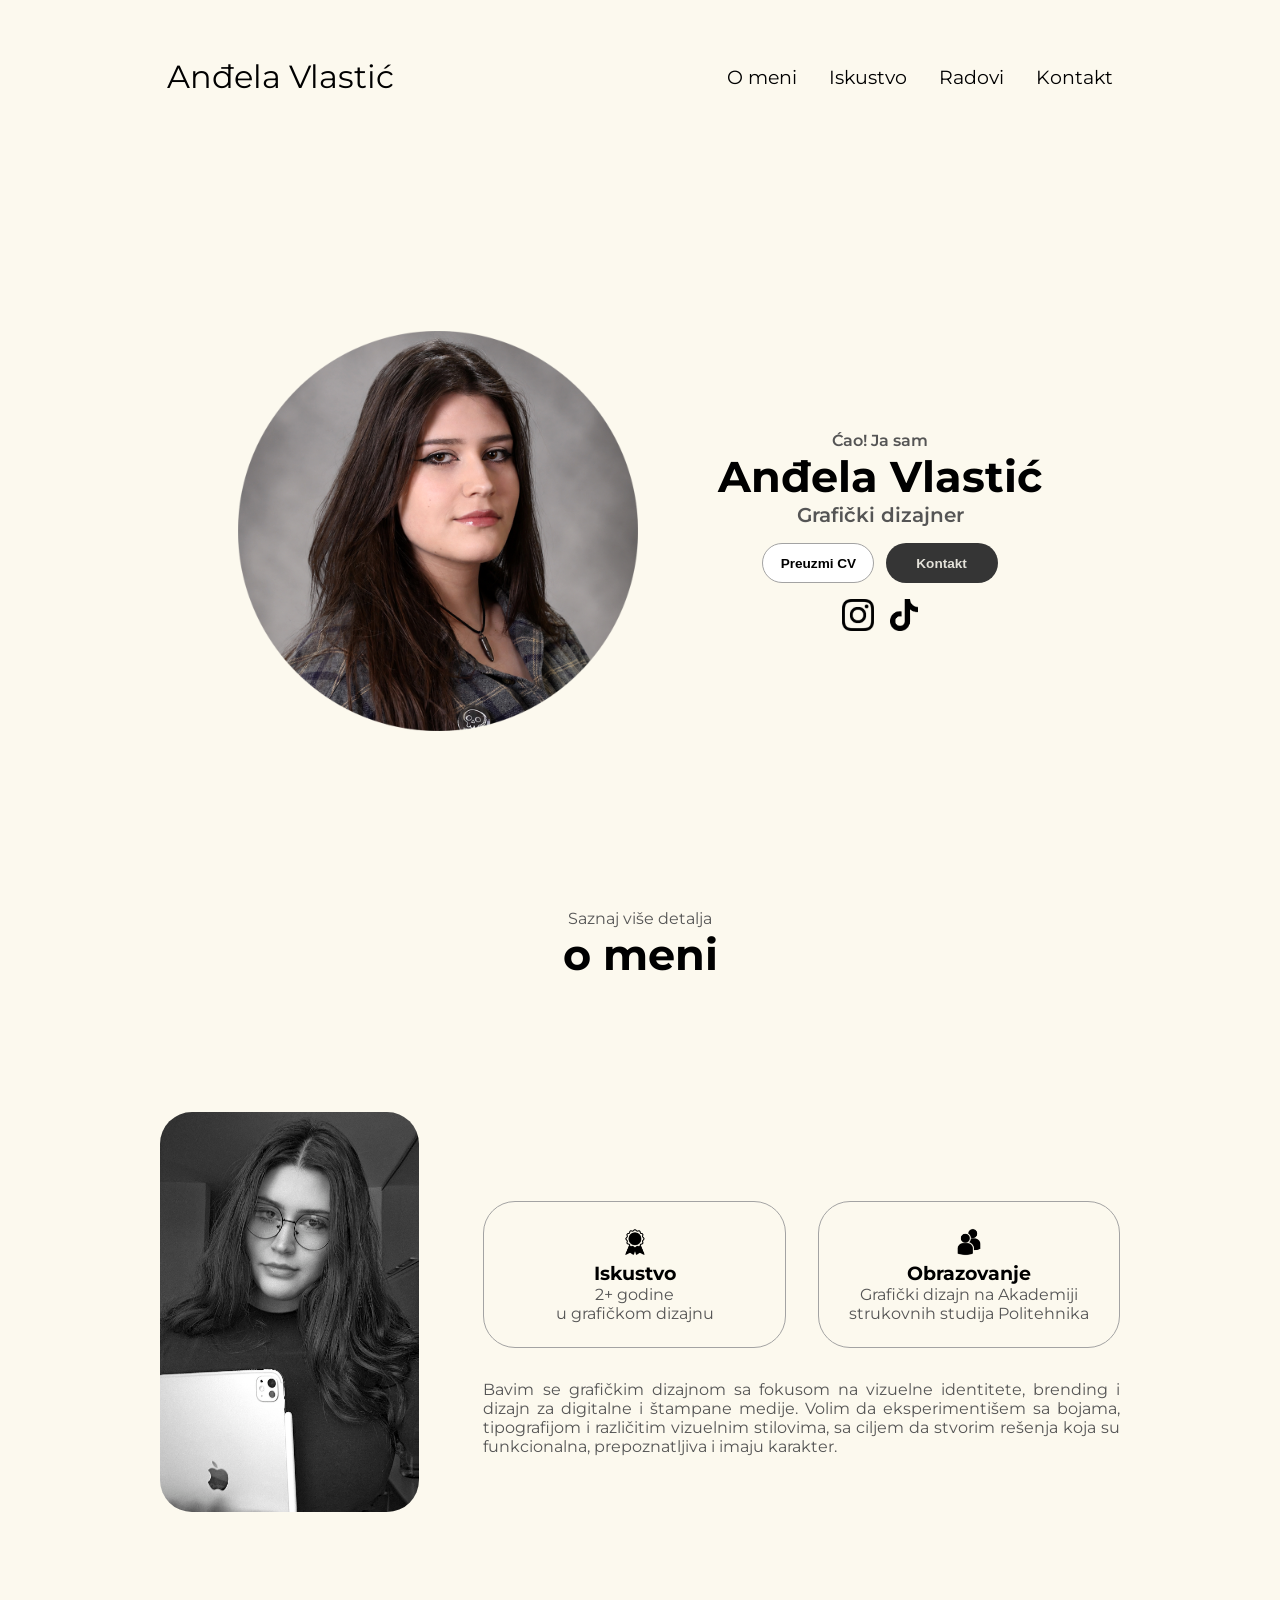
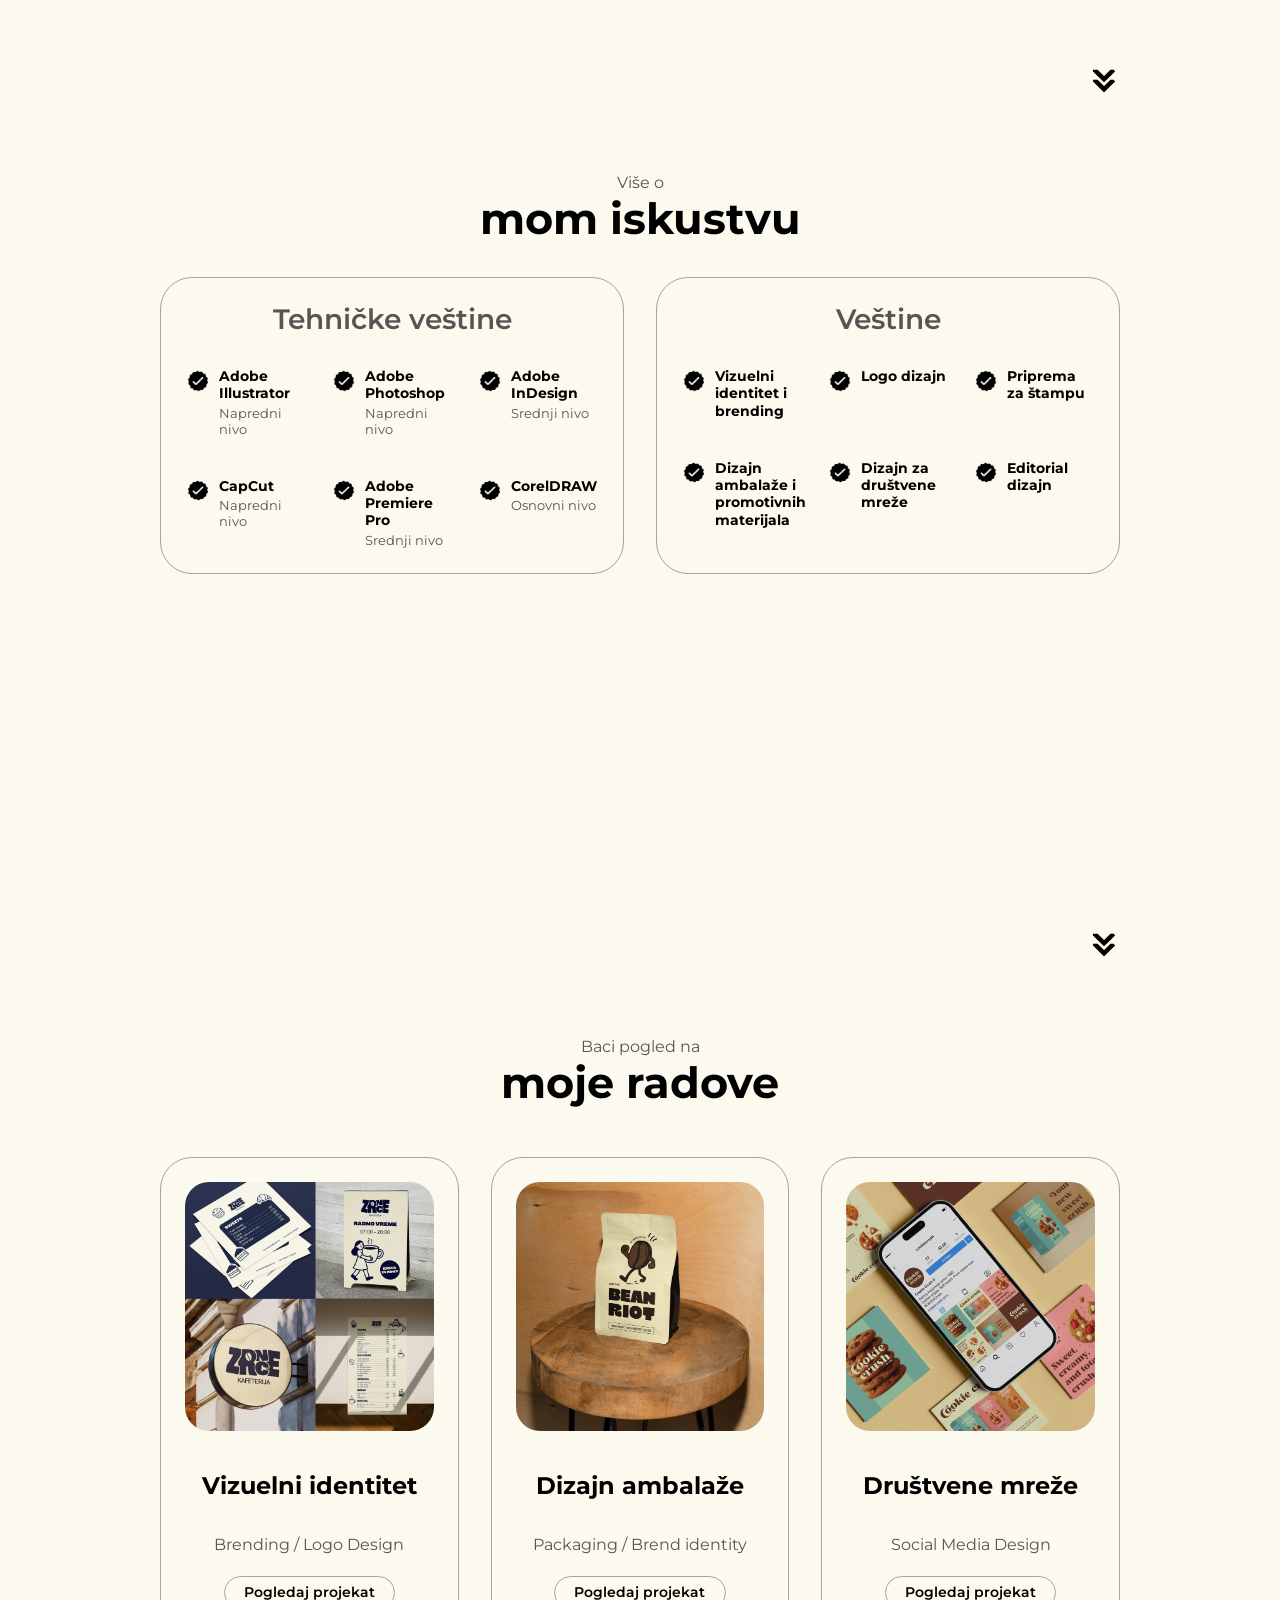
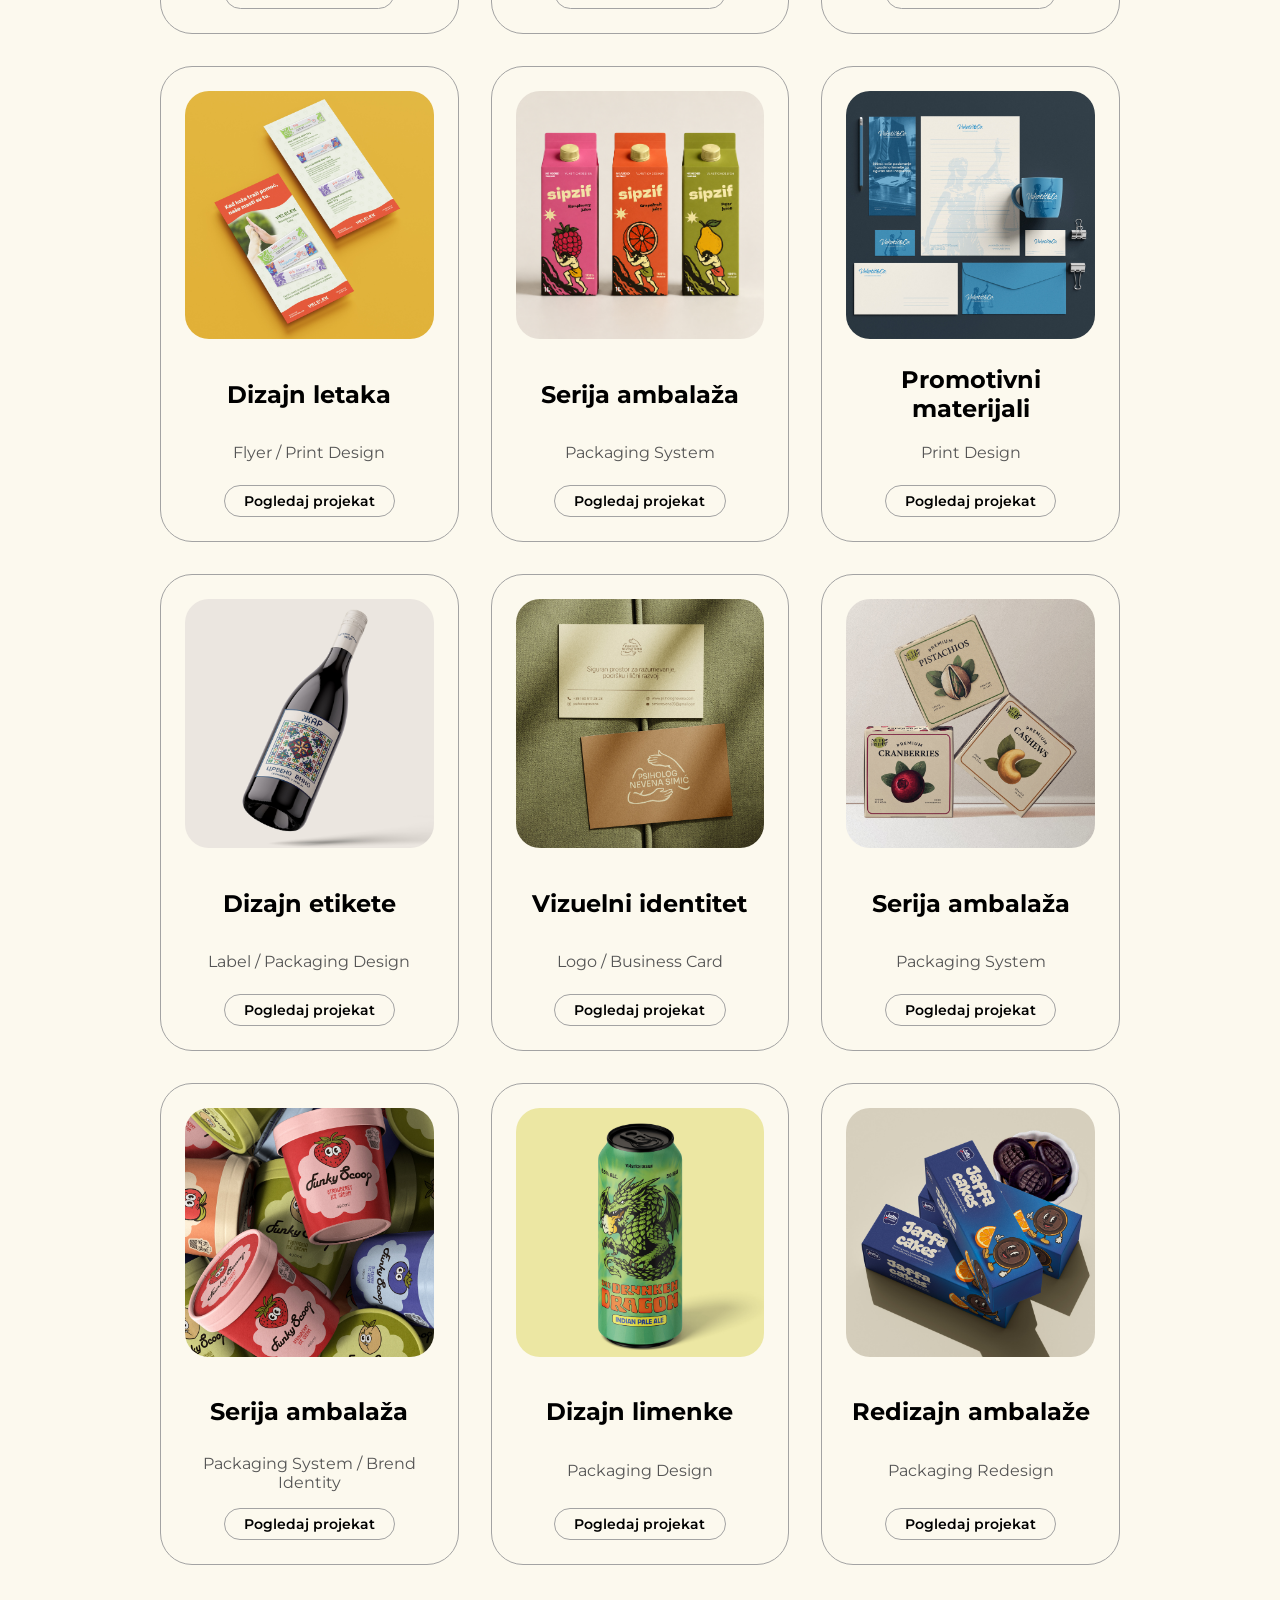
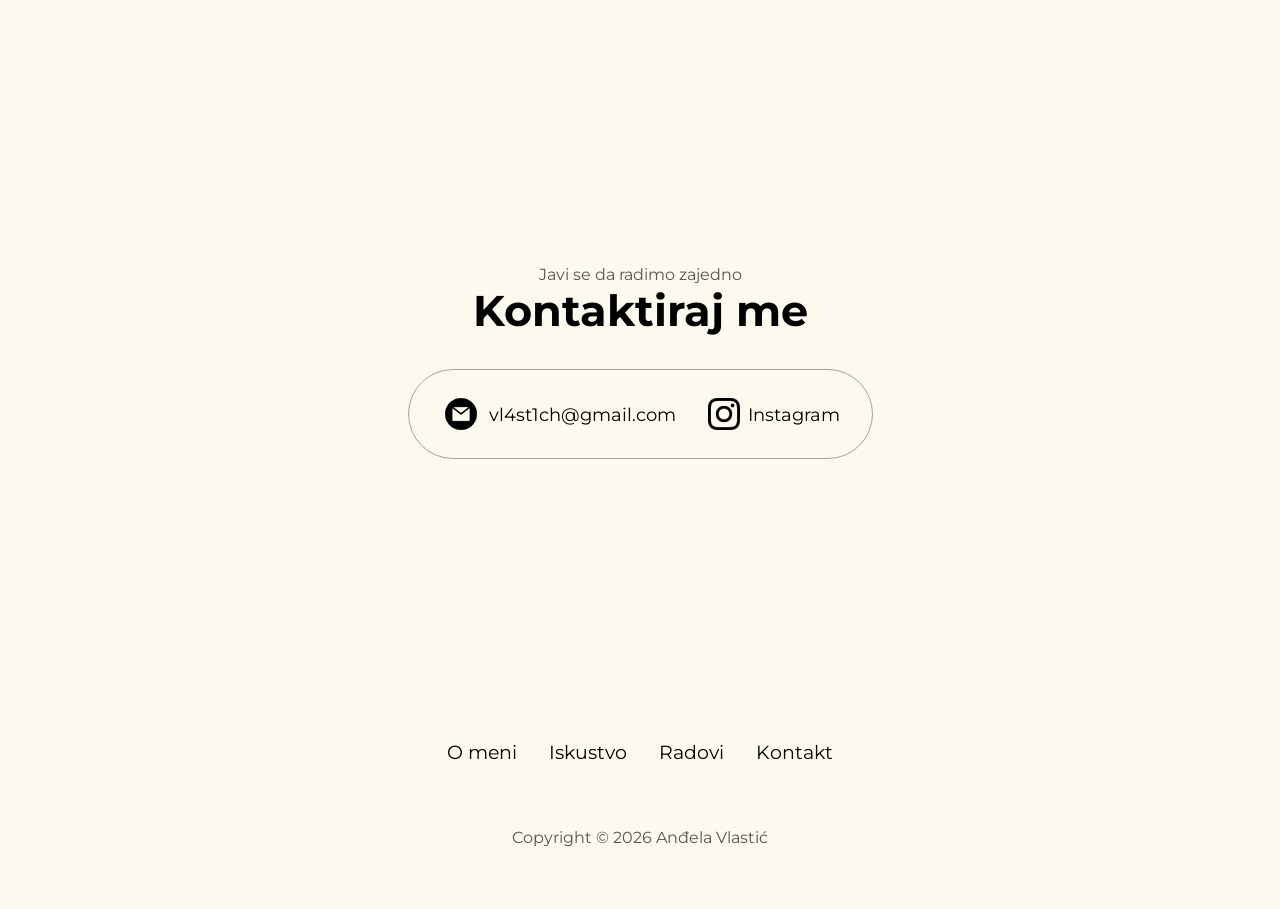
<file: index.html>
<!DOCTYPE html>
<html lang="sr">

<head>
    <meta charset="UTF-8">
    <meta name="viewport" content="width=device-width, initial-scale=1.0">
    <title>Anđela Vlastić | Grafički dizajn portfolio </title>

    <link rel="stylesheet" href="style.css">
    <link rel="stylesheet" href="mediaqueries.css">
</head>

<body>
    <nav id="desktop-nav">
        <div class="logo">Anđela Vlastić</div>

        <div>
            <ul class="nav-links">
                <li><a href="#omeni">O meni</a></li>
                <li><a href="#iskustvo">Iskustvo</a></li>
                <li><a href="#radovi">Radovi</a></li>
                <li><a href="#kontakt">Kontakt</a></li>
            </ul>
        </div>
    </nav>

    <nav id="hamburger-nav">

        <div class="logo">Anđela Vlastić</div>

        <div class="hamburger-menu">

            <div class="hamburger-icon" onclick="toggleMenu()">
                <span></span>
                <span></span>
                <span></span>
            </div>
            <div class="menu-links">
                <li><a href="#omeni" onclick="toggleMenu()">O meni</a>
                </li>
                <li><a href="#iskustvo" onclick="toggleMenu()">Iskustvo</a>
                </li>
                <li><a href="#radovi" onclick="toggleMenu()">Radovi</a>
                </li>
                <li><a href="#kontakt" onclick="toggleMenu()">Kontakt</a>
                </li>
            </div>
        </div>
    </nav>

    <section id="profile">
        <div class="section__pic-container">

            <img src="./assets/profilna.png"
                alt="Anđela Vlastić profilna slika"/>

        </div>

        <div class="section__text">

            <p class="section__text__p1">
                Ćao! Ja sam </p>

            <h1 class="title">
                Anđela Vlastić
            </h1>

            <p class="section__text__p2">
                Grafički dizajner
            </p>

            <div class="btn-container">

                <button
                    class="btn btn-color-2"
                    onclick="window.open('./assets/Andjela Vlastić CV.pdf')"
                >
                    Preuzmi CV
                </button>

                <button
                    class="btn btn-color-1"
                    onclick="location.href='./#kontakt'"
                >
                    Kontakt
                </button>

            </div>
            <div id="socials-container">

                <img
                    src="./assets/instagram.png"
                    alt="Moj Instagram profil"
                    class="icon"
                    onclick="location.href='https://www.instagram.com/vlastichdesign/'"
                >

                <img
                    src="./assets/tiktok.png"
                    alt="Moj TikTok profil"
                    class="icon"
                    onclick="location.href='https://www.tiktok.com/@vlastichdesign'" 
                > 
 
            </div> 
 
        </div> 
 
    </section> 
 
    <section id="omeni"> 
 
    <p class="section__text__p1">Saznaj više detalja</p> 
    <h1 class="title">o meni</h1> 
 
    <div class="section-container"> 
 
        <div class="section__pic-container"> 
            <img src="./assets/andjelaa.jpg" 
                 alt="Profilna slika" 
                 class="about-pic"> 
        </div> 
 
        <div class="about-details-container"> 
 
            <div class="about-containers"> 
 
                <div class="details-container"> 
                    <img src="./assets/experience.png" 
                         alt="Iskustvo ikona" 
                         class="icon"> 
                    <h3>Iskustvo</h3> 
                    <p>2+ godine<br>u grafičkom dizajnu</p> 
                </div> 
 
                <div class="details-container"> 
                    <img src="./assets/education.png" 
                         alt="Obrazovanje ikona" 
                         class="icon"> 
                    <h3>Obrazovanje</h3> 
                    <p> 
                    Grafički dizajn na Akademiji strukovnih studija Politehnika 
                    </p> 
                </div> 
 
            </div> 
 
            <div class="text-container"> 
                <p> 
                   Bavim se grafičkim dizajnom sa fokusom na vizuelne identitete, brending i dizajn za digitalne i štampane medije. Volim da eksperimentišem sa bojama, tipografijom i različitim vizuelnim stilovima, sa ciljem da stvorim rešenja koja su funkcionalna, prepoznatljiva i imaju karakter. 
                </p> 
            </div> 
 
        </div> 
 
    </div> 
 
    <img src="./assets/arrow.png" 
         alt="Strelica na dole" 
         class="icon arrow" 
         onclick="location.href='./#iskustvo'"/> 
 
</section> 
<section id="iskustvo"> 
    <p class="section__text__p1">Više o</p> 
    <h1 class="title"> mom iskustvu</h1> 
    <div class="experience-details-container"> 
        <div class="about-containers"> 
            <div class="details-container"> 
                <h2 class="experience-sub-title">Tehničke veštine</h2> 
                <div class="article-container"> <article>   <img src="./assets/checkmark.png" alt="Iskustvo" class="icon"> 
                <div>   <h3>Adobe Illustrator</h3> 
                <p>Napredni nivo</p></div> </article> 
                <article>   <img src="./assets/checkmark.png" alt="Iskustvo" class="icon"> 
                <div>   <h3>Adobe Photoshop</h3> 
                <p>Napredni nivo</p></div> </article> 
                <article>   <img src="./assets/checkmark.png" alt="Iskustvo" class="icon"> 
                <div>   <h3>Adobe InDesign</h3> 
                <p>Srednji nivo</p></div> </article> 
                <article>   <img src="./assets/checkmark.png" alt="Iskustvo" class="icon"> 
                <div>   <h3>CapCut</h3> 
                <p>Napredni nivo</p></div> </article> 
                <article>   <img src="./assets/checkmark.png" alt="Iskustvo" class="icon"> 
                <div>   <h3>Adobe Premiere Pro</h3> 
                <p>Srednji nivo</p></div> </article> 
                <article>   <img src="./assets/checkmark.png" alt="Iskustvo" class="icon"> 
                <div>   <h3>CorelDRAW</h3> 
                <p>Osnovni nivo</p></div> </article> 
                </div> 
            </div>   
             <div class="details-container"> 
                <h2 class="experience-sub-title">Veštine</h2> 
                <div class="article-container"> <article>   <img src="./assets/checkmark.png" alt="Iskustvo" class="icon"> 
                <div>   <h3>Vizuelni identitet i brending</h3> 
                </div> </article> 
                <article>   <img src="./assets/checkmark.png" alt="Iskustvo" class="icon"> 
                <div>   <h3>Logo dizajn</h3> 
                </div> </article> 
                <article>   <img src="./assets/checkmark.png" alt="Iskustvo" class="icon"> 
                <div>   <h3>Priprema za štampu</h3> 
                </div> </article> 
                <article>   <img src="./assets/checkmark.png" alt="Iskustvo" class="icon"> 
                <div>   <h3>Dizajn ambalaže i promotivnih materijala</h3> 
                </div> </article> 
                <article>   <img src="./assets/checkmark.png" alt="Iskustvo" class="icon"> 
                <div>   <h3>Dizajn za društvene mreže</h3> 
                </div> </article> 
                <article>   <img src="./assets/checkmark.png" alt="Iskustvo" class="icon"> 
                <div>   <h3>Editorial dizajn</h3> 
                </div> </article> 
                </div> 
            </div>   
        </div> 
    </div> 
    <img src="./assets/arrow.png" 
         alt="Strelica na dole" 
         class="icon arrow" 
         onclick="location.href='./#radovi'"/> 
 
</section>   
<section id="radovi">

    <p class="section__text__p1">Baci pogled na</p>
    <h1 class="title">moje radove</h1>

    <div class="projects-container">

        <!-- PROJEKAT 1 -->
        <div class="project-card">
            <img src="./assets/zrnce.jpg" alt="Projekat 1" class="project-img">
            <h2>Vizuelni identitet</h2>
            <p>Brending / Logo Design</p>
          <button
    class="project-btn"
    onclick="location.href='projekat1.html'"
>Pogledaj projekat
</button>
</div>

        <!-- PROJEKAT 2 -->
        <div class="project-card">
            <img src="./assets/kafa.jpg" alt="Projekat 2" class="project-img">
            <h2>Dizajn ambalaže</h2>
            <p>Packaging / Brend identity</p>
           <button
    class="project-btn"
    onclick="location.href='projekat2.html'"
>
    Pogledaj projekat
</button>
        </div>

        <!-- PROJEKAT 3 -->
        <div class="project-card">
            <img src="./assets/objave.jpg" alt="Projekat 3" class="project-img">
            <h2>Društvene mreže</h2>
            <p>Social Media Design</p>
            <button
    class="project-btn"
    onclick="location.href='projekat3.html'"
>
    Pogledaj projekat
</button>
            </div>

        <!-- PROJEKAT 4 -->
        <div class="project-card">
            <img src="./assets/flajer.jpg" alt="Projekat 4" class="project-img">
            <h2>Dizajn letaka</h2>
            <p>Flyer / Print Design</p>
            <button
    class="project-btn"
    onclick="location.href='projekat4.html'"
>
    Pogledaj projekat
</button>
           </div>

        <!-- PROJEKAT 5 -->
        <div class="project-card">
            <img src="./assets/sipzif.jpg" alt="Projekat 5" class="project-img">
            <h2>Serija ambalaža</h2>
            <p>Packaging System</p>
            <button
    class="project-btn"
    onclick="location.href='projekat5.html'"
>
    Pogledaj projekat
</button>
        </div>

        <!-- PROJEKAT 6 -->
        <div class="project-card">
            <img src="./assets/vukotic.jpg" alt="Projekat 6" class="project-img">
            <h2>Promotivni materijali</h2>
            <p>Print Design</p>
            <button
    class="project-btn"
    onclick="location.href='projekat6.html'"
>
    Pogledaj projekat
</button>
           </div>

        <!-- PROJEKAT 7 -->
        <div class="project-card">
            <img src="./assets/vino.jpg" alt="Projekat 7" class="project-img">
            <h2>Dizajn etikete</h2>
            <p>Label / Packaging Design</p>
              <button
    class="project-btn"
    onclick="location.href='projekat7.html'"
>
    Pogledaj projekat
</button>
         </div>

        <!-- PROJEKAT 8 -->
        <div class="project-card">
            <img src="./assets/logo.jpg" alt="Projekat 8" class="project-img">
            <h2>Vizuelni identitet</h2>
            <p>Logo / Business Card</p>
           <button
    class="project-btn"
    onclick="location.href='projekat8.html'"
>
    Pogledaj projekat
</button>
        </div>

        <!-- PROJEKAT 9 -->
        <div class="project-card">
            <img src="./assets/kutije.jpg" alt="Projekat 9" class="project-img">
            <h2>Serija ambalaža</h2>
            <p>Packaging System</p>
           <button
    class="project-btn"
    onclick="location.href='projekat9.html'"
>
    Pogledaj projekat
</button>
        </div>

        <!-- PROJEKAT 10 -->
        <div class="project-card">
            <img src="./assets/sladoledi.jpg" alt="Projekat 10" class="project-img">
            <h2>Serija ambalaža</h2>
            <p>Packaging System / Brend Identity</p>
             <button
    class="project-btn"
    onclick="location.href='projekat10.html'"
>
    Pogledaj projekat
</button>
        </div>

        <!-- PROJEKAT 11 -->
        <div class="project-card">
            <img src="./assets/drunkendragon.jpg" alt="Projekat 11" class="project-img">
            <h2>Dizajn limenke</h2>
            <p>Packaging Design</p>
             <button
    class="project-btn"
    onclick="location.href='projekat11.html'"
>
    Pogledaj projekat
</button>
        </div>

        <!-- PROJEKAT 12 -->
        <div class="project-card">
            <img src="./assets/jafa.jpg" alt="Projekat 12" class="project-img">
            <h2>Redizajn ambalaže</h2>
            <p>Packaging Redesign</p>
             <button
    class="project-btn"
    onclick="location.href='projekat12.html'"
>
    Pogledaj projekat
</button>
        </div>

    </div>
</section>
<section id="kontakt">

    <p class="section__text__p1">
        Javi se da radimo zajedno
    </p>

    <h1 class="title">
        Kontaktiraj me
    </h1>

    <div class="contact-info-upper-container">

        <div class="contact-info-container">
            <img
                src="./assets/email.png"
                alt="Email icon"
                class="icon contact-icon email-icon"
            >

            <p>
                <a href="mailto:vl4st1ch@gmail.com">
                    vl4st1ch@gmail.com
                </a>
            </p>
        </div>

        <div class="contact-info-container">
            <img
                src="./assets/instagram.png"
                alt="Instagram icon"
                class="icon contact-icon"
            >

            <p>
                <a href="https://www.instagram.com/vlastichdesign/">
                    Instagram
                </a>
            </p>
        </div>

    </div>

</section>
<footer>
    <nav>
    <div class="nav-links-container">
         <ul class="nav-links">
                <li><a href="#omeni">O meni</a></li>
                <li><a href="#iskustvo">Iskustvo</a></li>
                <li><a href="#radovi">Radovi</a></li>
                <li><a href="#kontakt">Kontakt</a></li>
            </ul>
    </div>
    </nav>
    <p>Copyright &#169; 2026 Anđela Vlastić</p>
</footer>
    <script src="script.js"></script> 
 
</body> 
 
</html>
</file>
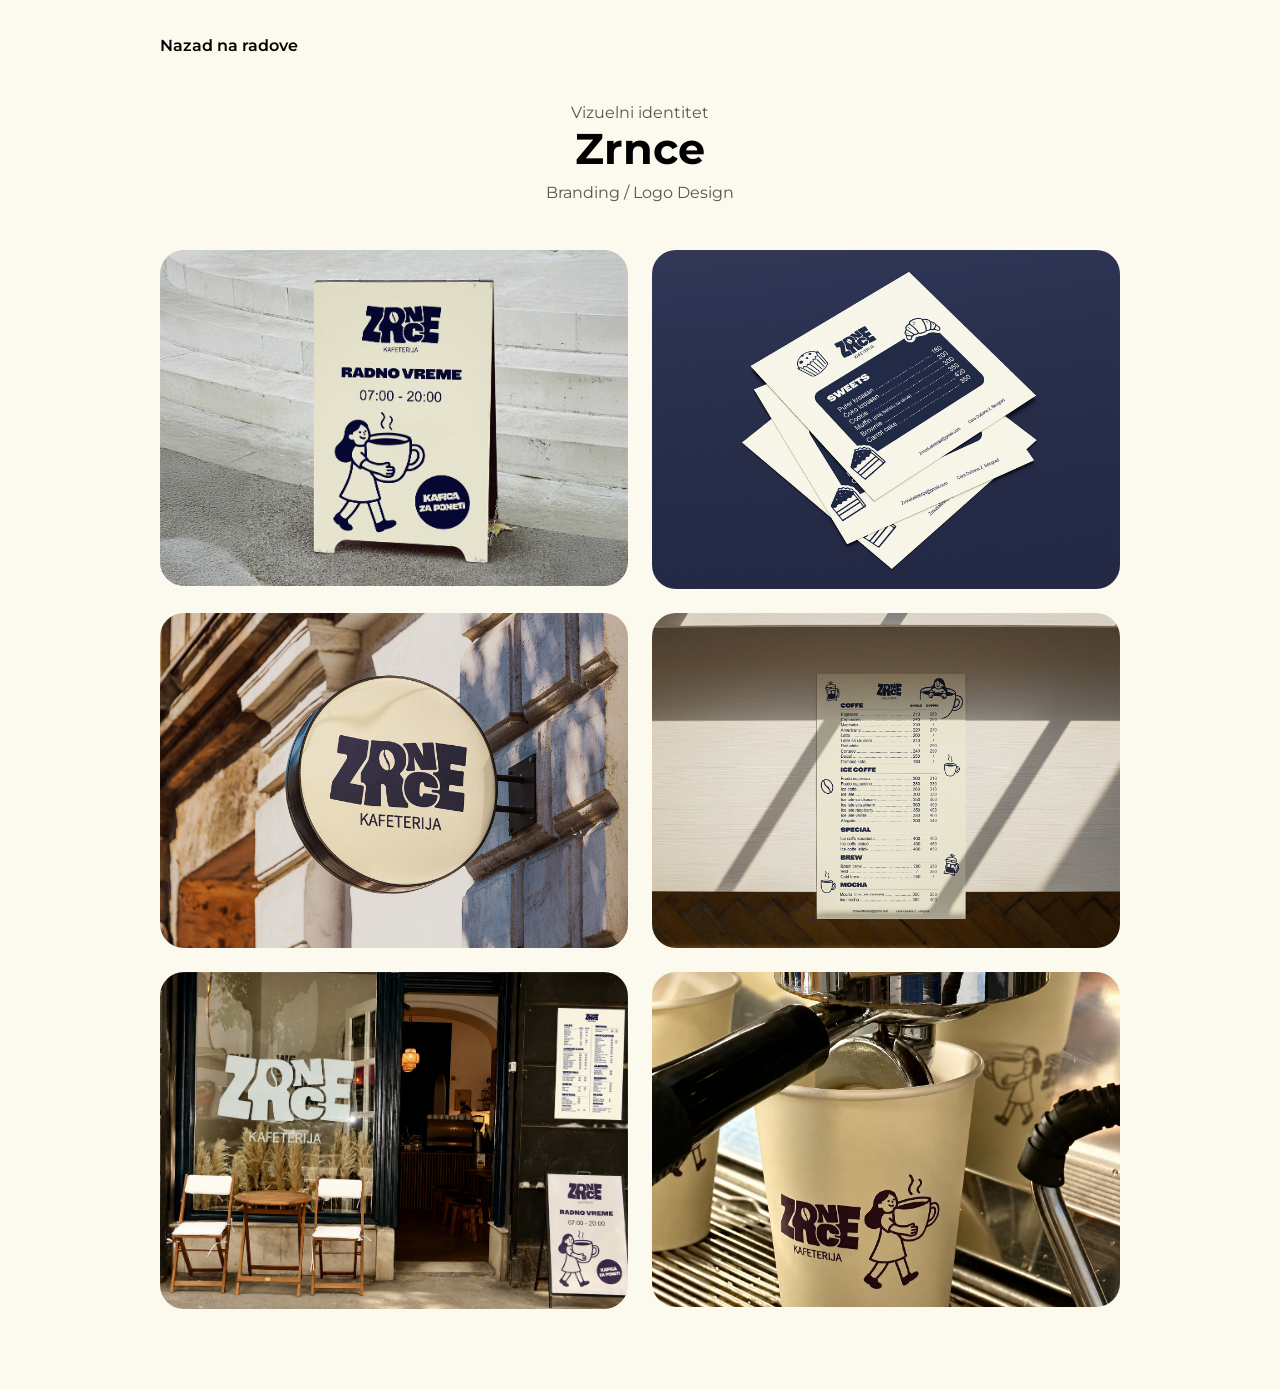
<file: projekat1.html>
<!DOCTYPE html>
<html lang="sr">

<head>
    <meta charset="UTF-8">
    <meta name="viewport" content="width=device-width, initial-scale=1.0">

    <title>Zrnce Kafeterija</title>

    <link rel="stylesheet" href="style.css">
     <link rel="stylesheet" href="mediaqueries.css">
</head>

<body>

    <section class="project-page">

        <a href="index.html#radovi" class="back-link">
        Nazad na radove
        </a>

        <p class="section__text__p1">
            Vizuelni identitet
        </p>

        <h1 class="title">
            Zrnce
        </h1>

        <p class="project-description">
            Branding / Logo Design
        </p>


 <div class="project-gallery">

    <a href="./assets/zrnce1.jpg" target="_blank">
        <img src="./assets/zrnce1.jpg" alt="Zrnce mockup 1">
    </a>

    <a href="./assets/zrnce2.jpg" target="_blank">
        <img src="./assets/zrnce2.jpg" alt="Zrnce mockup 2">
    </a>

    <a href="./assets/zrnce3.jpg" target="_blank">
        <img src="./assets/zrnce3.jpg" alt="Zrnce mockup 3">
    </a>

    <a href="./assets/zrnce4.jpg" target="_blank">
        <img src="./assets/zrnce4.jpg" alt="Zrnce mockup 4">
    </a>

    <a href="./assets/zrnce5.jpg" target="_blank">
        <img src="./assets/zrnce5.jpg" alt="Zrnce mockup 5">
    </a>

       <a href="./assets/zrnce6.jpg" target="_blank">
        <img src="./assets/zrnce6.jpg" alt="Zrnce mockup 6">
    </a>

</div>
</file>
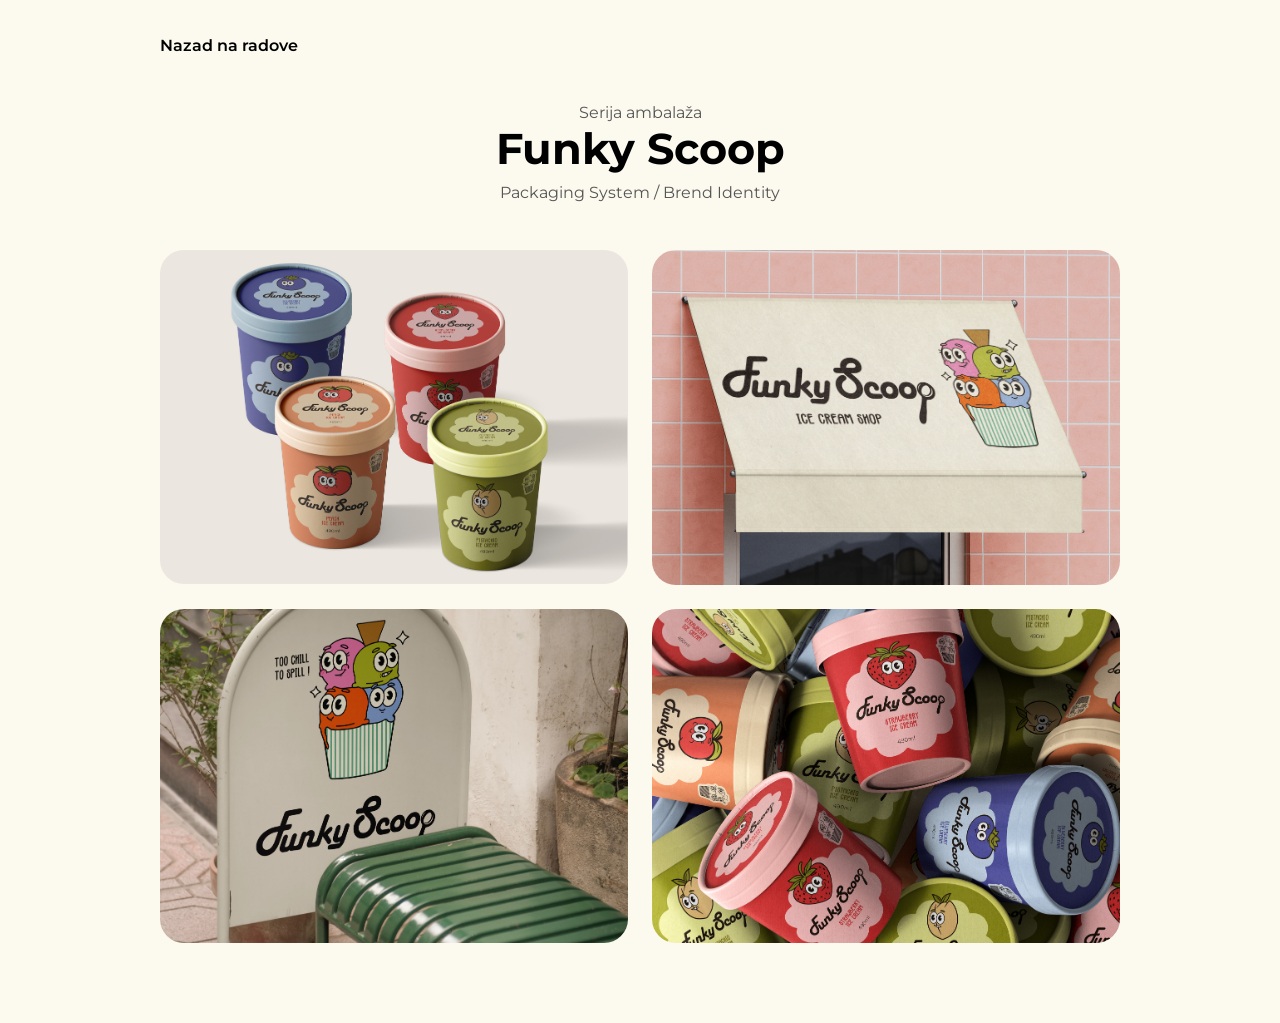
<file: projekat10.html>
<!DOCTYPE html>
<html lang="sr">

<head>
    <meta charset="UTF-8">
    <meta name="viewport" content="width=device-width, initial-scale=1.0">

    <title>Funky Scoop</title>

    <link rel="stylesheet" href="style.css">
     <link rel="stylesheet" href="mediaqueries.css">
</head>

<body>

    <section class="project-page">

        <a href="index.html#radovi" class="back-link">
        Nazad na radove
        </a>

        <p class="section__text__p1">
            Serija ambalaža
        </p>

        <h1 class="title">
            Funky Scoop
        </h1>

        <p class="project-description">
            Packaging System / Brend Identity
        </p>
<div class="project-gallery">

    <a href="./assets/sladoledi1.jpg" target="_blank">
        <img src="./assets/sladoledi1.jpg" alt="Funky scoop mockup 1">
    </a>

    <a href="./assets/sladoledi3.jpg" target="_blank">
        <img src="./assets/sladoledi3.jpg" alt="Funky scoop mockup 2">
    </a>

    <a href="./assets/sladoledi4.jpg" target="_blank">
        <img src="./assets/sladoledi4.jpg" alt="Funky scoop mockup 3">
    </a>

    <a href="./assets/sladoledi2.jpg" target="_blank">
        <img src="./assets/sladoledi2.jpg" alt="Funky scoop mockup 4">
    </a>

</div>

    </section>

</body>

</html>
</file>
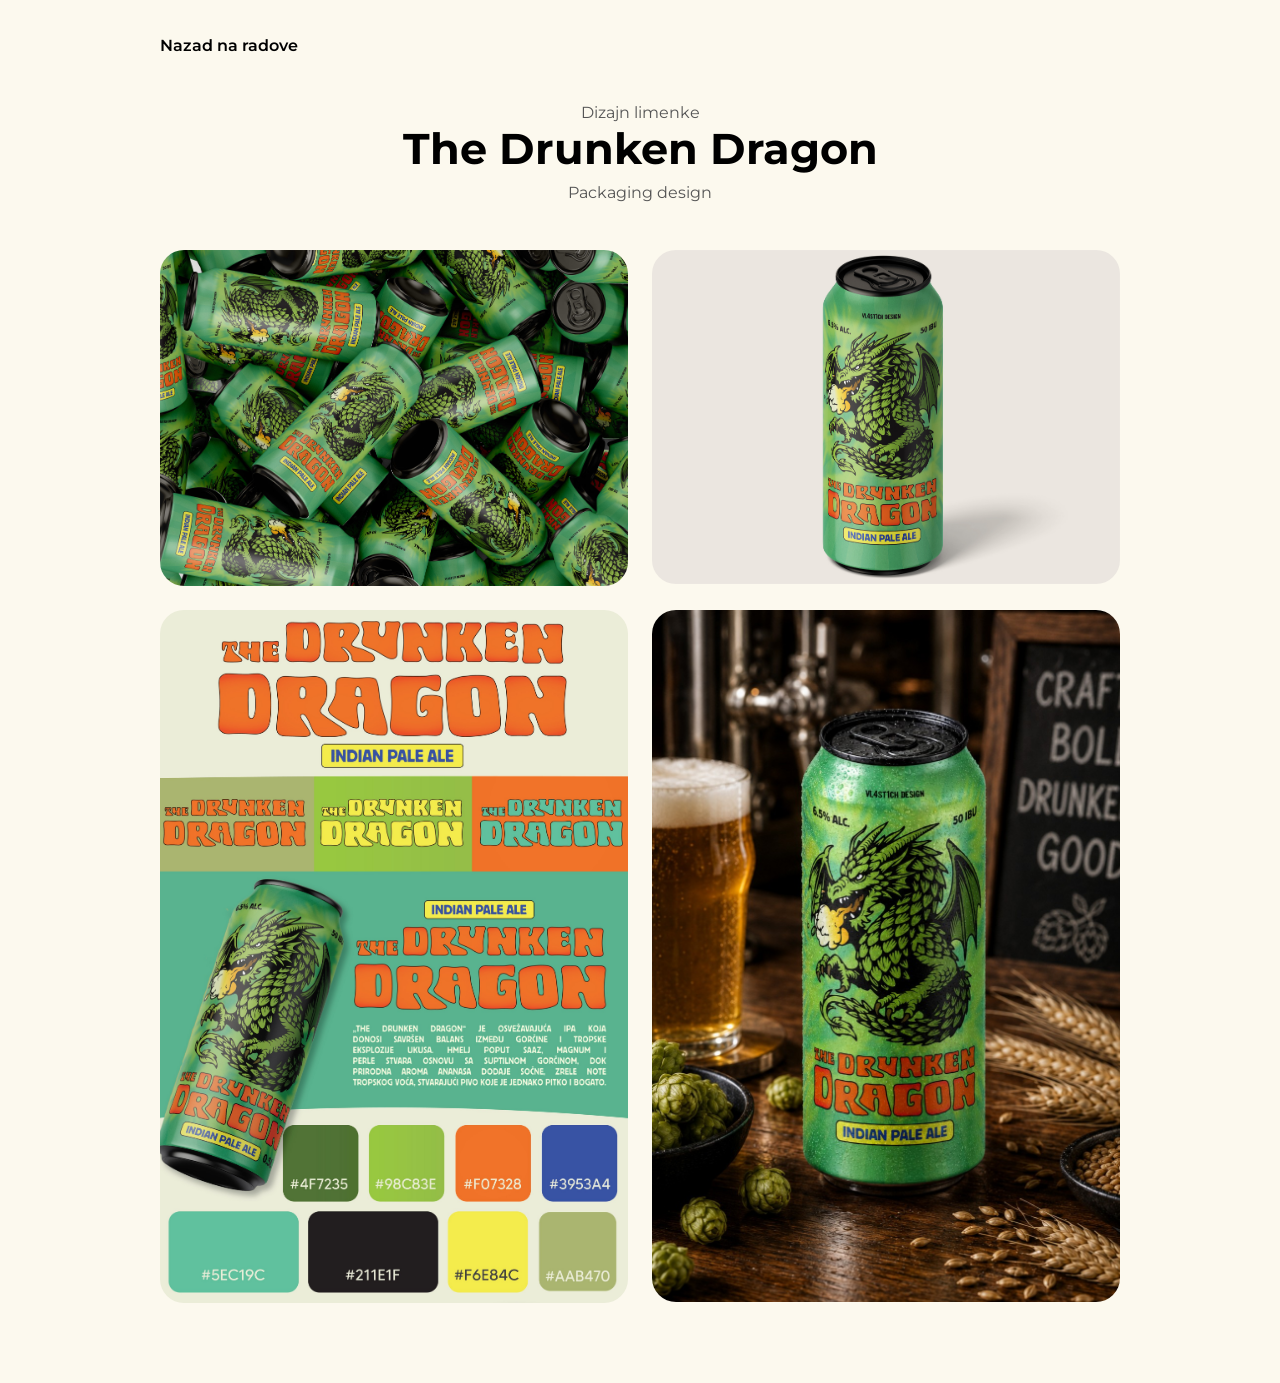
<file: projekat11.html>
<!DOCTYPE html>
<html lang="sr">

<head>
    <meta charset="UTF-8">
    <meta name="viewport" content="width=device-width, initial-scale=1.0">

    <title>The Drunken Dragon</title>

    <link rel="stylesheet" href="style.css">
    <link rel="stylesheet" href="mediaqueries.css">
</head>

<body>

    <section class="project-page">

        <a href="index.html#radovi" class="back-link">
        Nazad na radove
        </a>

        <p class="section__text__p1">
            Dizajn limenke
        </p>

        <h1 class="title">
            The Drunken Dragon
        </h1>

        <p class="project-description">
            Packaging design
        </p>
<div class="project-gallery">

    <a href="./assets/pivo1.jpg" target="_blank">
        <img src="./assets/pivo1.jpg" alt="The Drunken Dragon mockup 1">
    </a>

    <a href="./assets/pivo3.jpg" target="_blank">
        <img src="./assets/pivo3.jpg" alt="The Drunken Dragon mockup 3">
    </a>

    <a href="./assets/pivo2.jpg" target="_blank">
        <img src="./assets/pivo2.jpg" alt="The Drunken Dragon mockup 2">
    </a>

     <a href="./assets/pivo4.jpg" target="_blank">
        <img src="./assets/pivo4.jpg" alt="The Drunken Dragon mockup 4">
    </a>

</div>

    </section>

</body>

</html>
</file>
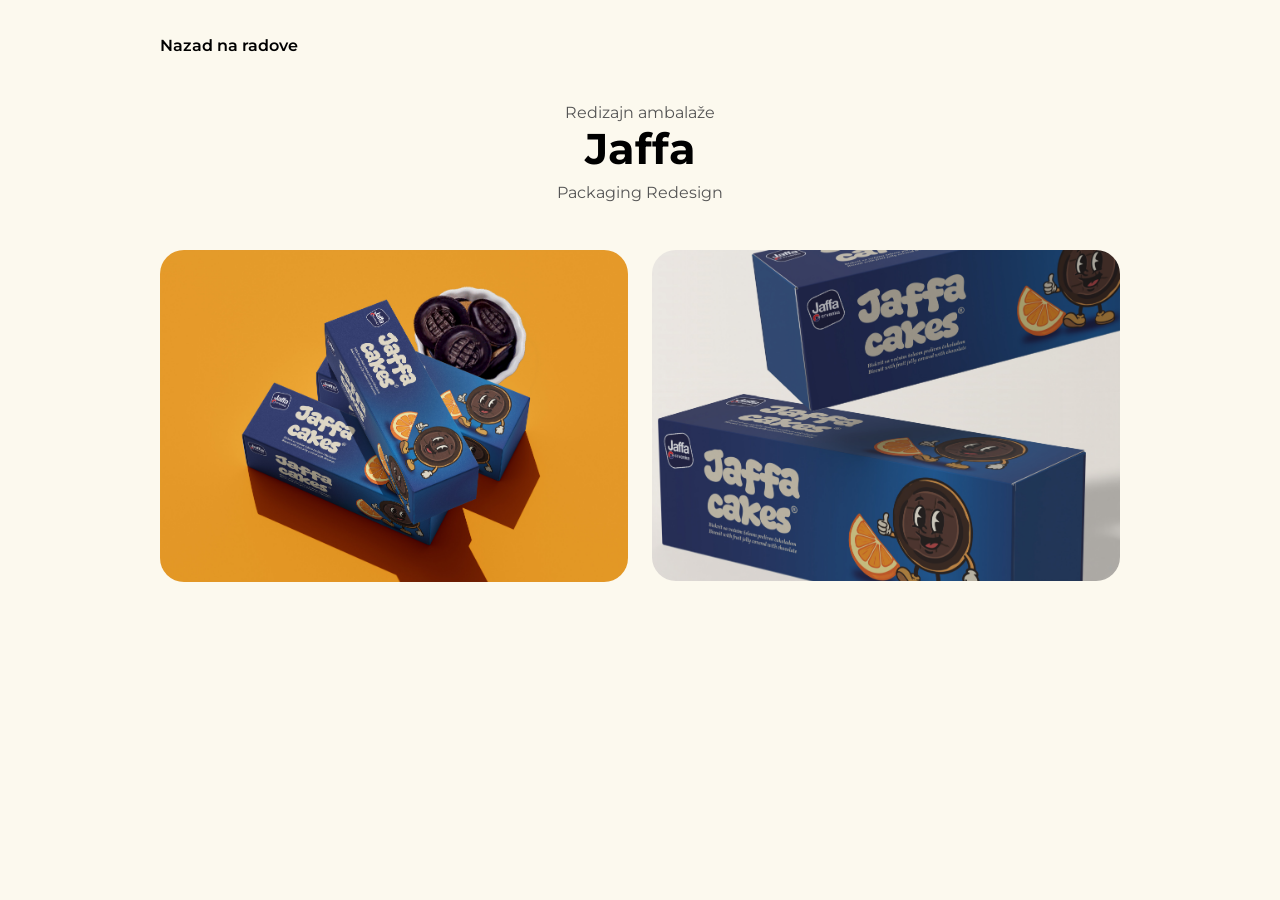
<file: projekat12.html>
<!DOCTYPE html>
<html lang="sr">

<head>
    <meta charset="UTF-8">
    <meta name="viewport" content="width=device-width, initial-scale=1.0">

    <title>Jaffa redizajn</title>

    <link rel="stylesheet" href="style.css">
     <link rel="stylesheet" href="mediaqueries.css">
</head>

<body>

    <section class="project-page">

        <a href="index.html#radovi" class="back-link">
        Nazad na radove
        </a>

        <p class="section__text__p1">
            Redizajn ambalaže
        </p>

        <h1 class="title">
            Jaffa
        </h1>

        <p class="project-description">
            Packaging Redesign
        </p>


       <div class="project-gallery">

    <a href="./assets/jafa1.jpg" target="_blank">
        <img src="./assets/jafa1.jpg" alt="Jafa redizajn mockup 1">
    </a>

    <a href="./assets/jafa2.jpg" target="_blank">
        <img src="./assets/jafa2.jpg" alt="Jafa redizajn mockup 2">
    </a>

</div>

    </section>

</body>

</html>
</file>
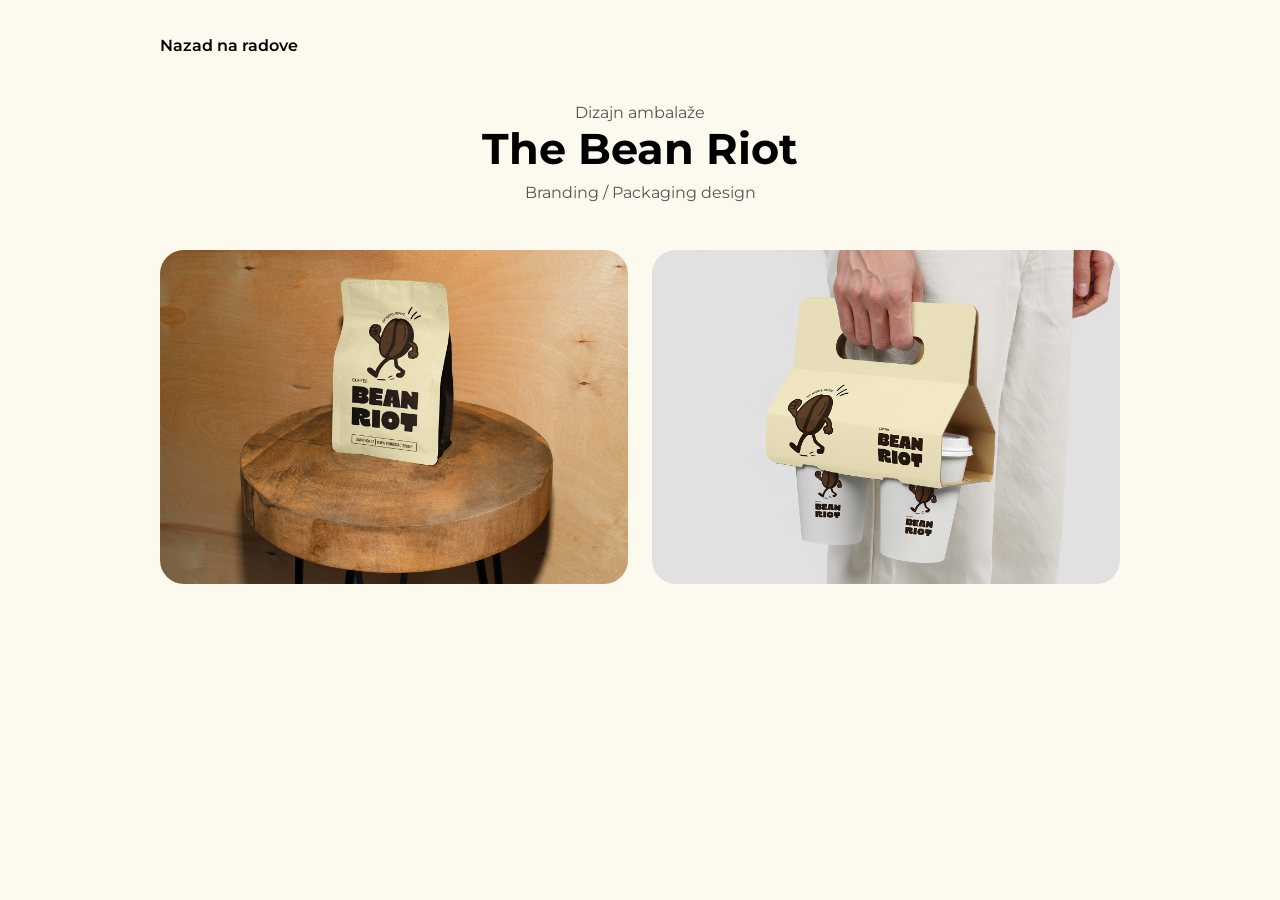
<file: projekat2.html>
<!DOCTYPE html>
<html lang="sr">

<head>
    <meta charset="UTF-8">
    <meta name="viewport" content="width=device-width, initial-scale=1.0">

    <title>The Bean Riot</title>

    <link rel="stylesheet" href="style.css">
     <link rel="stylesheet" href="mediaqueries.css">
</head>

<body>

    <section class="project-page">

        <a href="index.html#radovi" class="back-link">
        Nazad na radove
        </a>

        <p class="section__text__p1">
            Dizajn ambalaže
        </p>

        <h1 class="title">
           The Bean Riot
        </h1>

        <p class="project-description">
            Branding / Packaging design
        </p>


          <div class="project-gallery">

    <a href="./assets/kafa1.jpg" target="_blank">
        <img src="./assets/kafa1.jpg" alt="The Bean Riot mockup 1">
    </a>

    <a href="./assets/kafa2.jpg" target="_blank">
        <img src="./assets/kafa2.jpg" alt="The Bean Riot mockup 2">
    </a>

</div>

    </section>

</body>

</html>
</file>
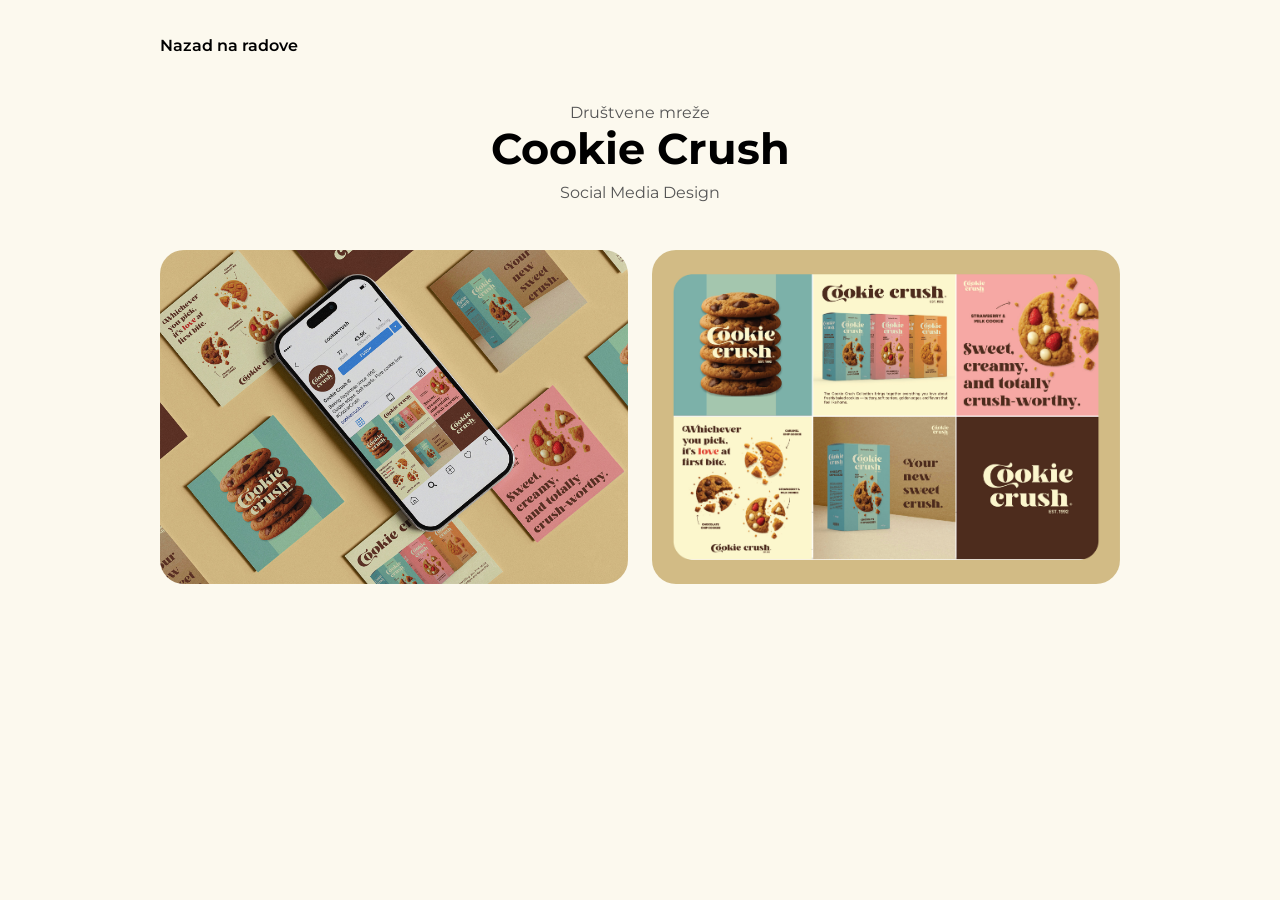
<file: projekat3.html>
<!DOCTYPE html>
<html lang="sr">

<head>
    <meta charset="UTF-8">
    <meta name="viewport" content="width=device-width, initial-scale=1.0">

    <title>Cookie Crush</title>

    <link rel="stylesheet" href="style.css">
     <link rel="stylesheet" href="mediaqueries.css">
</head>

<body>

    <section class="project-page">

        <a href="index.html#radovi" class="back-link">
        Nazad na radove
        </a>

        <p class="section__text__p1">
           Društvene mreže
        </p>

        <h1 class="title">
            Cookie Crush
        </h1>

        <p class="project-description">
            Social Media Design
        </p>


<div class="project-gallery">

    <a href="./assets/objave1.jpg" target="_blank">
        <img src="./assets/objave1.jpg" alt="Dizajn za društvene mreže mockup 1">
    </a>

    <a href="./assets/objave2.jpg" target="_blank">
        <img src="./assets/objave2.jpg" alt="Dizajn za društvene mreže mockup 2">
    </a>

</div>

    </section>

</body>

</html>
</file>
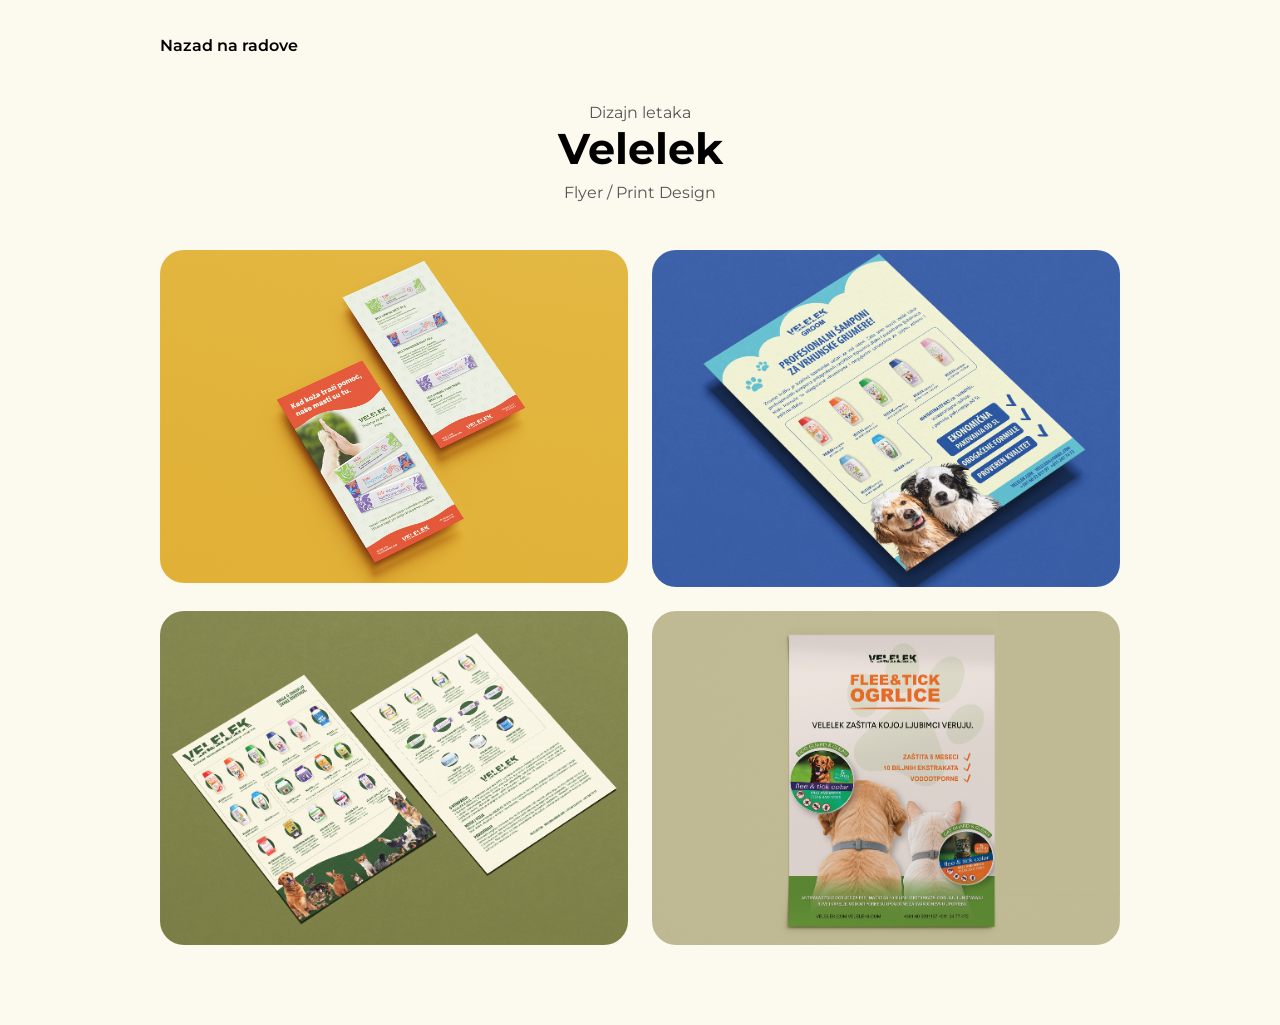
<file: projekat4.html>
<!DOCTYPE html>
<html lang="sr">

<head>
    <meta charset="UTF-8">
    <meta name="viewport" content="width=device-width, initial-scale=1.0">

    <title>Velelek flajeri</title>

    <link rel="stylesheet" href="style.css">
     <link rel="stylesheet" href="mediaqueries.css">
</head>

<body>

    <section class="project-page">

        <a href="index.html#radovi" class="back-link">
        Nazad na radove
        </a>

        <p class="section__text__p1">
            Dizajn letaka
        </p>

        <h1 class="title">
            Velelek
        </h1>

        <p class="project-description">
            Flyer / Print Design
        </p>


       <div class="project-gallery">

    <a href="./assets/velelek1.jpg" target="_blank">
        <img src="./assets/velelek1.jpg" alt="Velelek mockup 1">
    </a>

    <a href="./assets/velelek2.jpg" target="_blank">
        <img src="./assets/velelek2.jpg" alt="Velelek mockup 2">
    </a>

    <a href="./assets/velelek3.jpg" target="_blank">
        <img src="./assets/velelek3.jpg" alt="Velelek mockup 3">
    </a>

    <a href="./assets/velelek4.jpg" target="_blank">
        <img src="./assets/velelek4.jpg" alt="Velelek mockup 4">
    </a>

</div>

    </section>

</body>

</html>
</file>
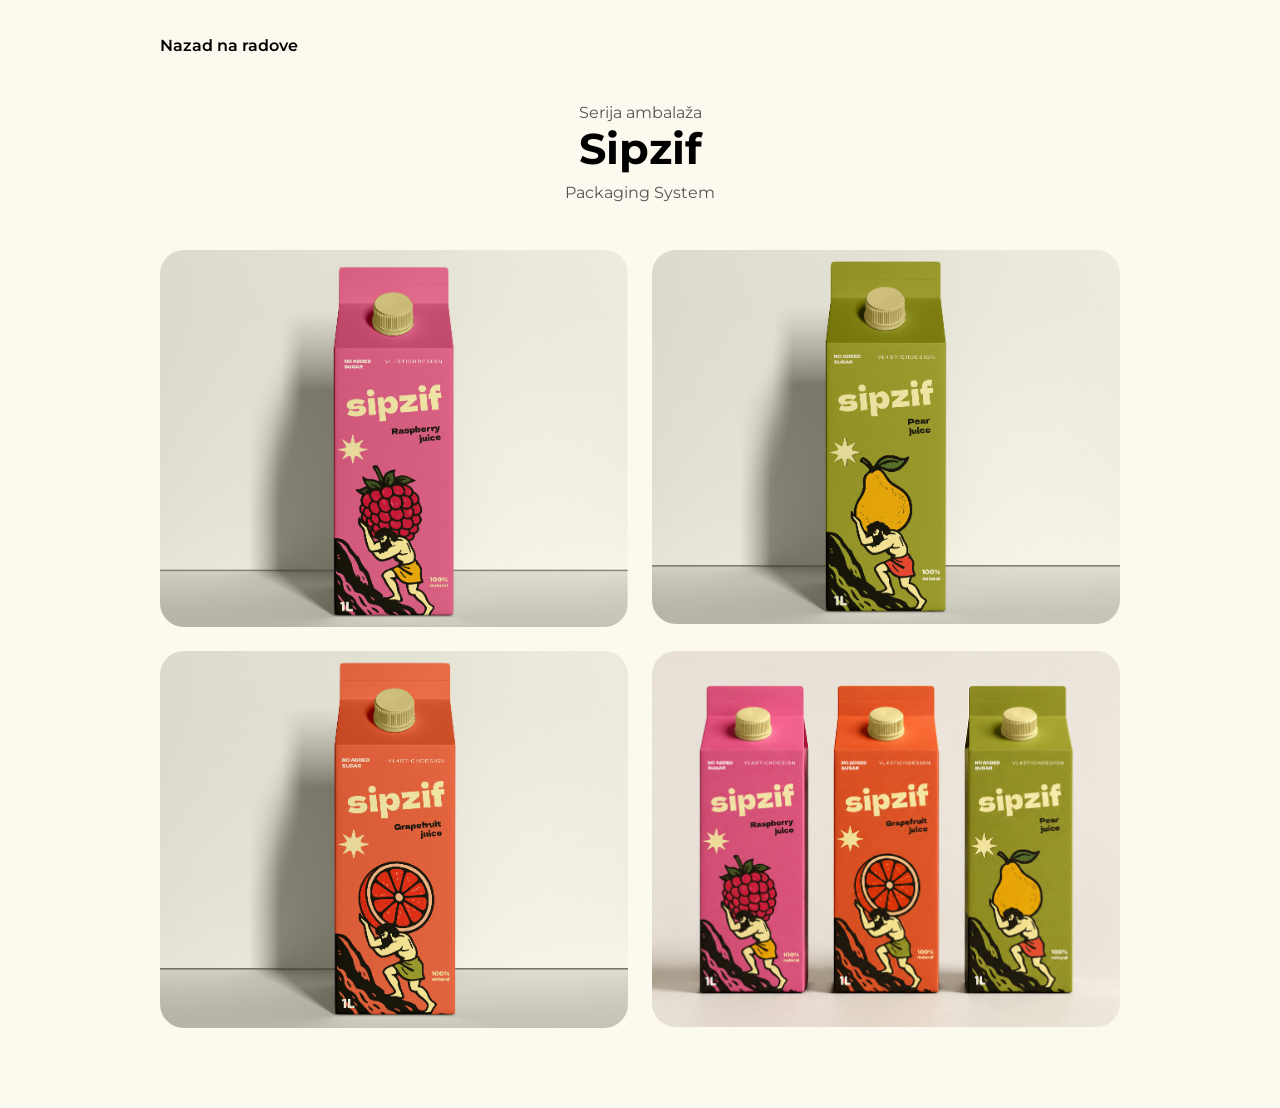
<file: projekat5.html>
<!DOCTYPE html>
<html lang="sr">

<head>
    <meta charset="UTF-8">
    <meta name="viewport" content="width=device-width, initial-scale=1.0">

    <title>Sipzif</title>

    <link rel="stylesheet" href="style.css">
     <link rel="stylesheet" href="mediaqueries.css">
</head>

<body>

    <section class="project-page">

        <a href="index.html#radovi" class="back-link">
        Nazad na radove
        </a>

        <p class="section__text__p1">
            Serija ambalaža
        </p>

        <h1 class="title">
            Sipzif
        </h1>

        <p class="project-description">
            Packaging System
        </p>

<div class="project-gallery">

    <a href="./assets/sipzif1.jpg" target="_blank">
        <img src="./assets/sipzif1.jpg" alt="Sipzif mockup 1">
    </a>

    <a href="./assets/sipzif2.jpg" target="_blank">
        <img src="./assets/sipzif2.jpg" alt="Sipzif mockup 2">
    </a>

    <a href="./assets/sipzif3.jpg" target="_blank">
        <img src="./assets/sipzif3.jpg" alt="Sipzif mockup 3">
    </a>

    <a href="./assets/sipzif4.jpg" target="_blank">
        <img src="./assets/sipzif4.jpg" alt="Sipzif mockup 4">
    </a>

</div>

    </section>

</body>

</html>
</file>
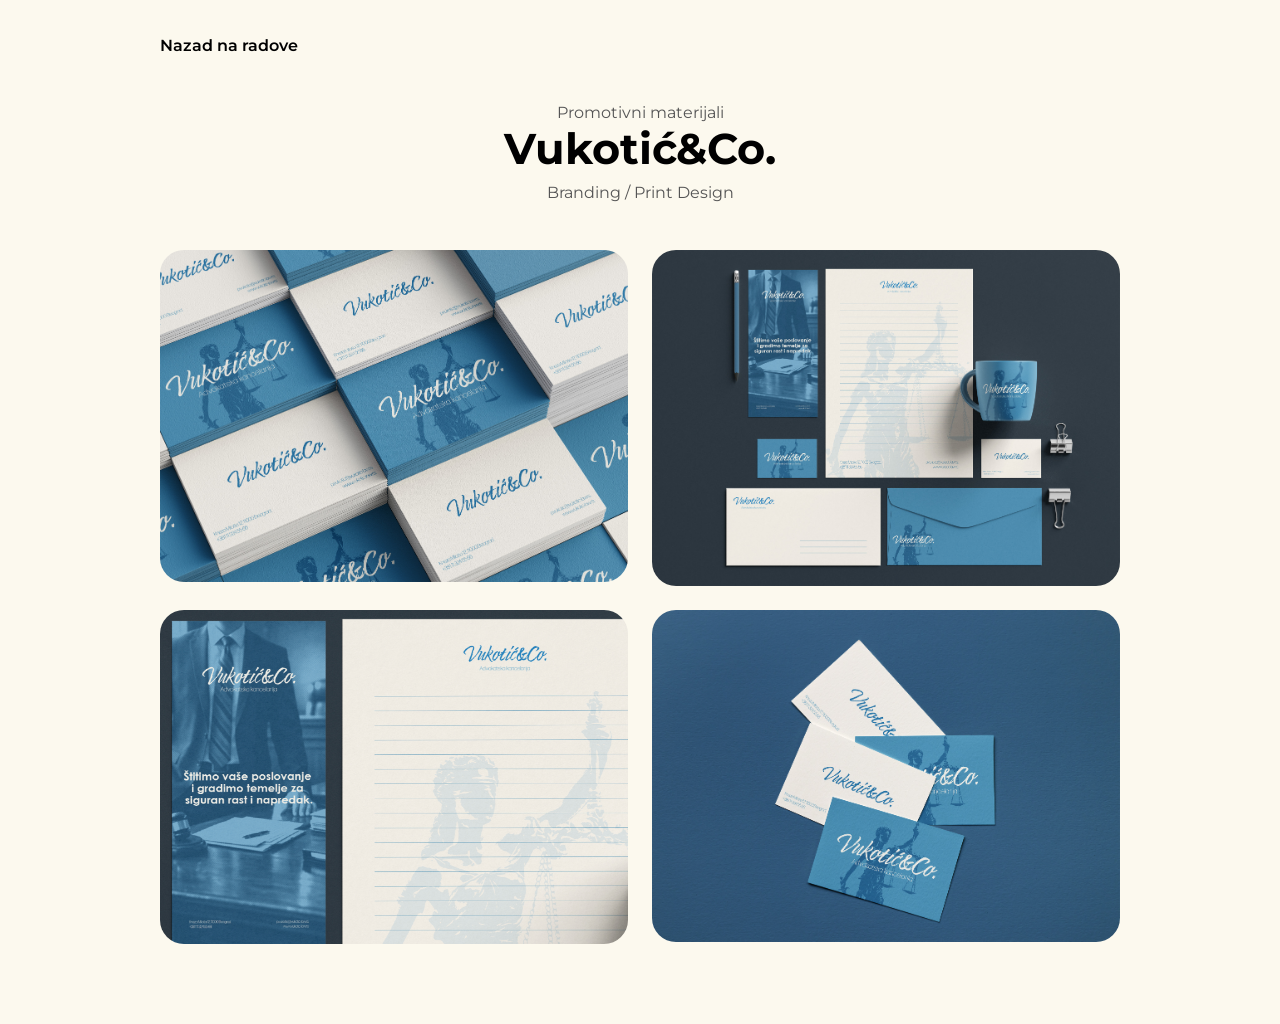
<file: projekat6.html>
<!DOCTYPE html>
<html lang="sr">

<head>
    <meta charset="UTF-8">
    <meta name="viewport" content="width=device-width, initial-scale=1.0">

    <title>Vukotić&Co.</title>

    <link rel="stylesheet" href="style.css">
     <link rel="stylesheet" href="mediaqueries.css">
</head>

<body>

    <section class="project-page">

        <a href="index.html#radovi" class="back-link">
        Nazad na radove
        </a>

        <p class="section__text__p1">
            Promotivni materijali
        </p>

        <h1 class="title">
            Vukotić&Co.
        </h1>

        <p class="project-description">
            Branding / Print Design
        </p>


       <div class="project-gallery">

    <a href="./assets/VUKOTIC1.jpg" target="_blank">
        <img src="./assets/VUKOTIC1.jpg" alt="Vukotic mockup 1">
    </a>

    <a href="./assets/VUKOTIC2.jpg" target="_blank">
        <img src="./assets/VUKOTIC2.jpg" alt="Vukotic mockup 2">
    </a>

    <a href="./assets/VUKOTIC3.jpg" target="_blank">
        <img src="./assets/VUKOTIC3.jpg" alt="Vukotic mockup 3">
    </a>

    <a href="./assets/VUKOTIC4.jpg" target="_blank">
        <img src="./assets/VUKOTIC4.jpg" alt="Vukotic mockup 4">
    </a>

</div>

    </section>

</body>

</html>
</file>
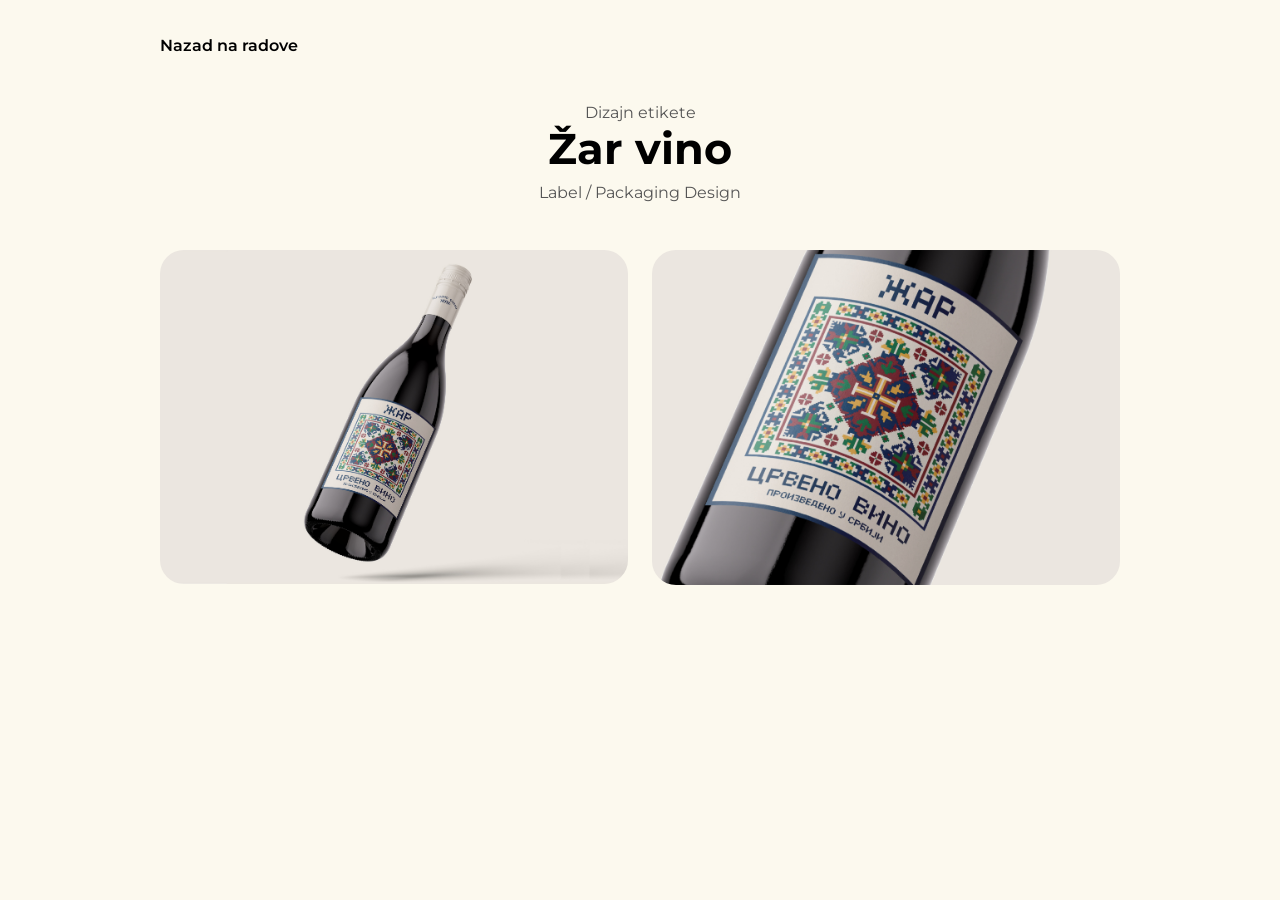
<file: projekat7.html>
<!DOCTYPE html>
<html lang="sr">

<head>
    <meta charset="UTF-8">
    <meta name="viewport" content="width=device-width, initial-scale=1.0">

    <title>Žar vino</title>

    <link rel="stylesheet" href="style.css">
     <link rel="stylesheet" href="mediaqueries.css">
</head>

<body>

    <section class="project-page">

        <a href="index.html#radovi" class="back-link">
        Nazad na radove
        </a>

        <p class="section__text__p1">
            Dizajn etikete
        </p>

        <h1 class="title">
            Žar vino
        </h1>

        <p class="project-description">
            Label / Packaging Design
        </p>


       <div class="project-gallery">

    <a href="./assets/vino1.jpg" target="_blank">
        <img src="./assets/vino1.jpg" alt="Vino Žar mockup 1">
    </a>

    <a href="./assets/vino2.jpg" target="_blank">
        <img src="./assets/vino2.jpg" alt="Vino Žar mockup 2">
    </a>

</div>

    </section>

</body>

</html>
</file>
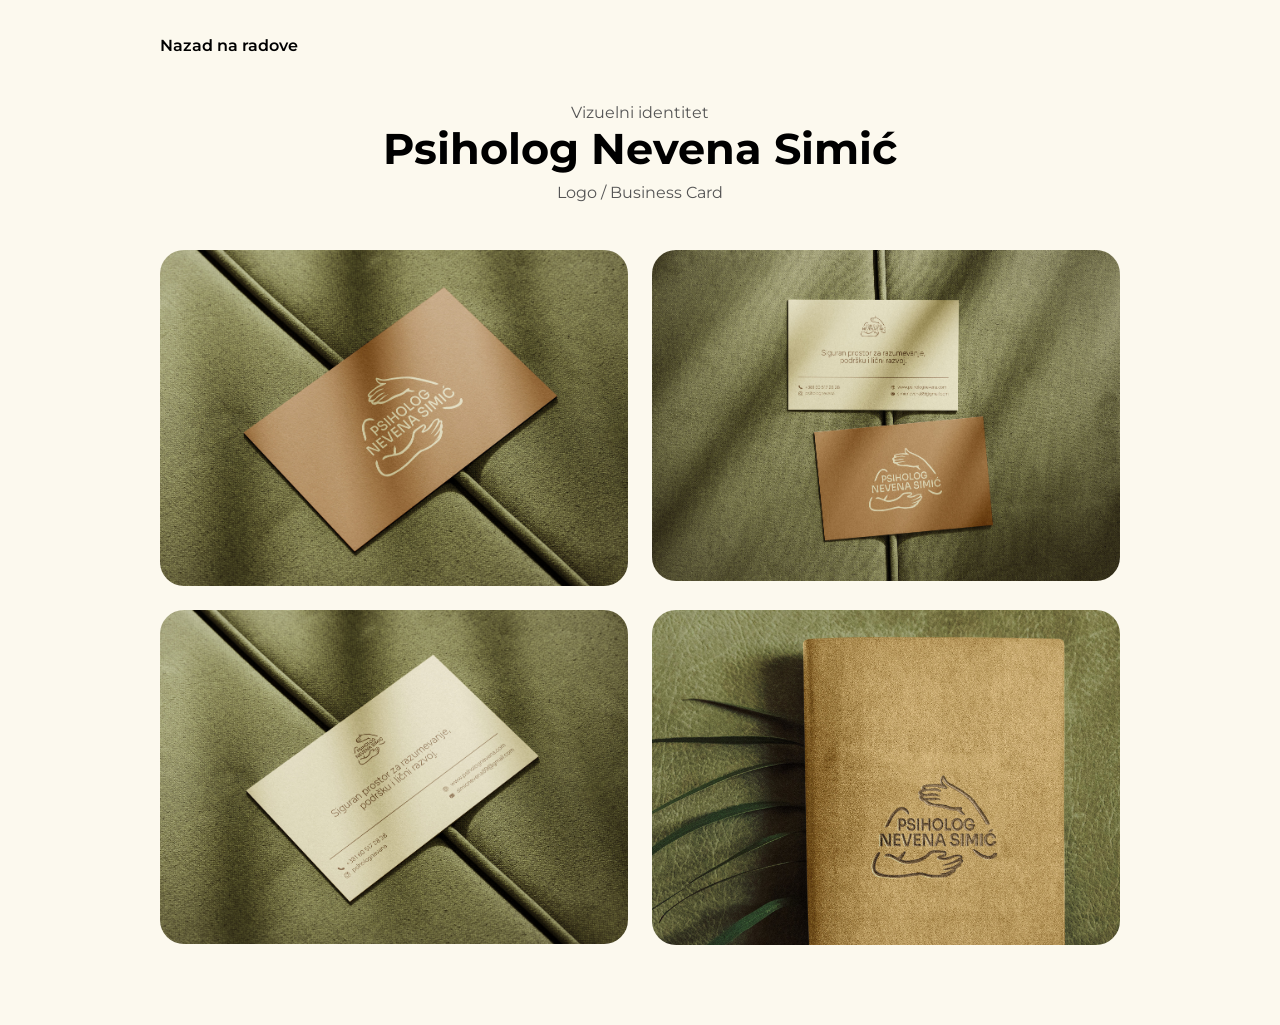
<file: projekat8.html>
<!DOCTYPE html>
<html lang="sr">

<head>
    <meta charset="UTF-8">
    <meta name="viewport" content="width=device-width, initial-scale=1.0">

    <title>Nevena Simić Vizuelni identitet</title>

    <link rel="stylesheet" href="style.css">
     <link rel="stylesheet" href="mediaqueries.css">
</head>

<body>

    <section class="project-page">

        <a href="index.html#radovi" class="back-link">
        Nazad na radove
        </a>

        <p class="section__text__p1">
            Vizuelni identitet
        </p>

        <h1 class="title">
            Psiholog Nevena Simić
        </h1>

        <p class="project-description">
            Logo / Business Card
        </p>

        <div class="project-gallery">

    <a href="./assets/nevena1.jpg" target="_blank">
        <img src="./assets/nevena1.jpg" alt="Vizit kartica mockup 1">
    </a>

    <a href="./assets/nevena2.jpg" target="_blank">
        <img src="./assets/nevena2.jpg" alt="Vizit kartica mockup 2">
    </a>

    <a href="./assets/nevena3.jpg" target="_blank">
        <img src="./assets/nevena3.jpg" alt="Vizit kartica mockup 3">
    </a>

    <a href="./assets/nevena4.jpg" target="_blank">
        <img src="./assets/nevena4.jpg" alt="Vizit kartica mockup 4">
    </a>

</div>
    </section>

</body>

</html>
</file>
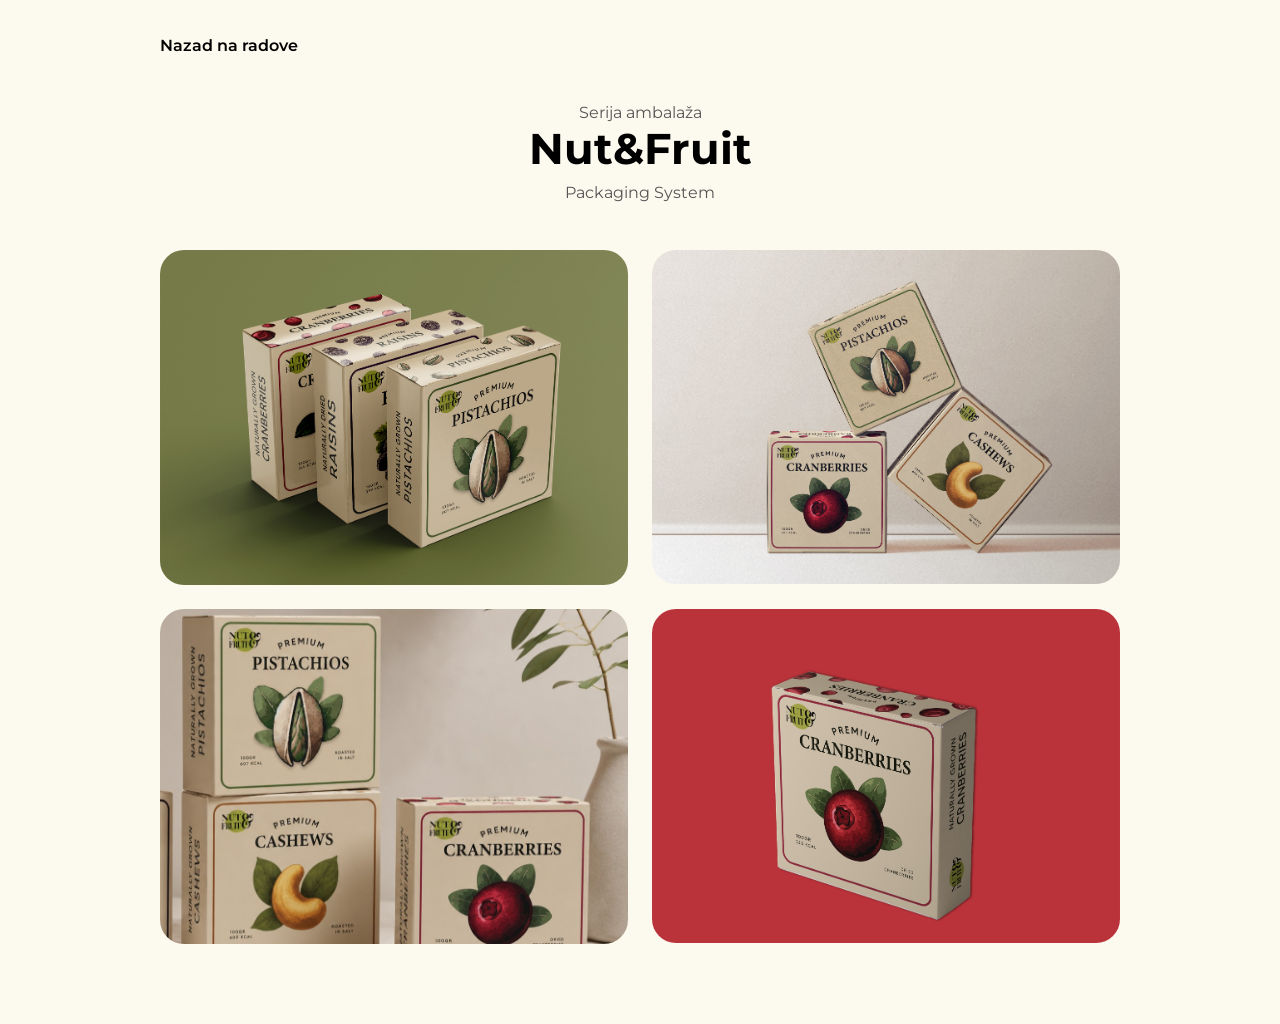
<file: projekat9.html>
<!DOCTYPE html>
<html lang="sr">

<head>
    <meta charset="UTF-8">
    <meta name="viewport" content="width=device-width, initial-scale=1.0">

    <title>Nut&Fruit</title>

    <link rel="stylesheet" href="style.css">
     <link rel="stylesheet" href="mediaqueries.css">
</head>

<body>

    <section class="project-page">

        <a href="index.html#radovi" class="back-link">
        Nazad na radove
        </a>

        <p class="section__text__p1">
            Serija ambalaža
        </p>

        <h1 class="title">
            Nut&Fruit
        </h1>

        <p class="project-description">
            Packaging System
        </p>

<div class="project-gallery">

    <a href="./assets/kutije1.jpg" target="_blank">
        <img src="./assets/kutije1.jpg" alt="Nut&Fruit kutija mockup 1">
    </a>

    <a href="./assets/kutije2.jpg" target="_blank">
        <img src="./assets/kutije2.jpg" alt="Nut&Fruit kutija mockup 2">
    </a>

    <a href="./assets/kutije4.jpg" target="_blank">
        <img src="./assets/kutije4.jpg" alt="Nut&Fruit kutija mockup 4">
    </a>

    <a href="./assets/kutije3.jpg" target="_blank">
        <img src="./assets/kutije3.jpg" alt="Nut&Fruit kutija mockup 3">
    </a>

</div>

    </section>

</body>

</html>
</file>
<file: style.css>
/* GENERAL STYLES */

@import url('https://fonts.googleapis.com/css2?family=Montserrat:ital,wght@0,100..900;1,100..900&display=swap');

* {
    margin: 0;
    padding: 0;
}

body {
    font-family: "Montserrat", sans-serif;
    background-color: #fcf9ee;
}

html {
    scroll-behavior: smooth;
}

p {
    color: rgb(85, 85, 85);
}


/* TRANSITIONS */

a,
.btn {
    transition: all 300ms ease;
}


/* DESKTOP NAVIGATION */

nav,
.nav-links {
    display: flex;
}

nav {
    justify-content: space-around;
    align-items: center;
    height: 17vh;
}

.nav-links {
    gap: 2rem;
    list-style: none;
    font-size: 1.2rem;
}

a {
    color: black;
    text-decoration: none;
    text-decoration-color: white;
}

a:hover {
    color: gray;
    text-decoration: underline;
    text-underline-offset: 0.6rem;
    text-decoration-color: rgb(181, 181, 181);
}

.logo {
    font-size: 2rem;
}

.logo:hover {
    cursor: default;
}


/* HAMBURGER MENU */

#hamburger-nav {
    display: none;
}

.hamburger-menu {
    position: relative;
    display: inline-block;
}

.hamburger-icon {
    display: flex;
    flex-direction: column;
    justify-content: space-between;
    height: 24px;
    width: 30px;
    cursor: pointer;
}

.hamburger-icon span {
    width: 100%;
    height: 2px;
    background-color: black;
    transition: all 0.3s ease-in-out;
}

.menu-links {
    position: absolute;
    top: 100%;
    right: 0;
  background-color: #fcf9ee;
    width: fit-content;
    max-height: 0;
    overflow: hidden;
    border-radius: 1rem;
    transition: all 0.3s ease-in-out;
}

.menu-links a {
    display: block;
    padding: 0.7rem 1rem;
    text-align: center;
    font-size: 1.1rem;
    color: black;
    text-decoration: none;
    transition: all 0.3s ease-in-out;
}

.menu-links li {
    list-style: none;
}

.menu-links.open {
    max-height: 300px;
}

.hamburger-icon.open span:first-child {
    transform: rotate(45deg) translate(10px, 5px);
}

.hamburger-icon.open span:nth-child(2) {
    opacity: 0;
}

.hamburger-icon.open span:last-child {
    transform: rotate(-45deg) translate(10px, -5px);
}

.hamburger-icon span:first-child {
    transform: none;
}

.hamburger-icon span:nth-child(2) {
    opacity: 1;
}

.hamburger-icon span:last-child {
    transform: none;
}


/* SECTIONS */

section {
    padding-top: 4vh;
    height: 96vh;
    margin: 0 10rem;
    box-sizing: border-box;
    min-height: fit-content;
}

.section-container {
    display: flex;
    gap: 4rem;
    height: 80%;
    align-items: center;
}


/* PROFILE SECTION */

#profile {
    display: flex;
    justify-content: center;
    gap: 5rem;
    height: 80vh;
}

.section__pic-container {
    display: flex;
    width: 400px;
    height: 400px;
    margin: auto 0;
}

.section__text {
    align-self: center;
    text-align: center;
}

.section__text p {
    font-weight: 600;
}

.section__text__p1 {
    text-align: center;
}

.section__text__p2 {
    font-size: 1.25rem;
    margin-bottom: 1rem;
    font-weight: 500;
}

.title {
    font-size: 2.7rem;
    text-align: center;
    font-weight: 700;
}

#socials-container {
    display: flex;
    justify-content: center;
    margin-top: 1rem;
    gap: 1rem;
}


/* ICONS */

.icon {
    cursor: pointer;
    height: 2rem;
}


/* BUTTONS */

.btn-container {
    display: flex;
    justify-content: center;
    gap: 0.7rem;
}

.btn {
    font-weight: 600;
    transition: all 300ms ease;
    padding: 0.7rem 1rem;
    width: 7rem;
    border-radius: 2rem;
    font-size: 0.85rem;
    border: none;
}

.btn-color-1 {
    background-color: rgb(53, 53, 53);
    color: #e3e1d9;
}

.btn-color-1:hover {
    background-color: rgb(0, 0, 0);
    cursor: pointer;
}

.btn-color-2 {
    background-color: rgb(255, 255, 255);
    color: black;
    border: 0.1rem solid rgb(163, 163, 163);
}

.btn-color-2:hover {
    background-color: rgb(220, 220, 220);
    cursor: pointer;
}


/* ABOUT SECTION */

#omeni {
    position: relative;
}

.text-container p {
    text-align: justify;
}

.about-containers {
    display: flex;
    gap: 2rem;
    margin-top: 2rem;
    margin-bottom: 2rem;
}

.about-details-container {
    display: flex;
    justify-content: center;
    flex-direction: column;
}

.details-container {
    padding: 1.5rem 1.2rem;
    flex: 1;
    background-color: #fcf9ee;
    border-radius: 2rem;
    border: 0.1rem solid rgb(163, 163, 163);
    text-align: center;
}

.about-pic {
    border-radius: 2rem;
    transition: transform 300ms ease, box-shadow 300ms ease;
}

.about-pic:hover {
    transform: translateY(-5px) scale(1.01);
    box-shadow: 0 12px 30px rgba(0, 0, 0, 0.10);
}

.about-pic {
    border-radius: 2rem;
    cursor: default;
    transition: transform 300ms ease, box-shadow 300ms ease;
}

#omeni .details-container .icon {
    cursor: default;
}


/* ARROWS */

.arrow {
    position: absolute;
    right: 0;
    bottom: 2.5rem;
    height: 2rem;
    cursor: pointer;
}


/* EXPERIENCE SECTION */

#iskustvo {
    position: relative;
}

/* Ovo važi samo za Experience, ne za Projects */

#iskustvo .experience-details-container {
    display: flex;
    justify-content: center;
    flex-direction: column;
}

#iskustvo .about-containers {
    display: flex;
    gap: 2rem;
    margin-top: 2rem;
    margin-bottom: 2rem;
}

#iskustvo .details-container {
    padding: 1.5rem;
    flex: 1;
    min-width: 0;
}

#iskustvo .experience-sub-title {
    color: rgb(85, 85, 85);
    font-weight: 600;
    font-size: 1.75rem;
    margin-bottom: 2rem;
    text-align: center;
}


/* EXPERIENCE ARTICLES*/

#iskustvo .article-container {
    display: grid;
    grid-template-columns: repeat(3, 1fr);
    column-gap: 1.5rem;
    row-gap: 2.5rem;
    width: 100%;
}

#iskustvo article {
    display: flex;
    align-items: flex-start;
    gap: 0.5rem;
    min-width: 0;
}

#iskustvo article .icon {
    cursor: default;
    width: 1.6rem;
    height: 1.6rem;
    flex-shrink: 0;
}

#iskustvo article div {
    text-align: left;
    min-width: 0;
}

#iskustvo article h3 {
    font-size: 0.9rem;
    line-height: 1.2;
    margin: 0;
}

#iskustvo article p {
    font-size: 0.8rem;
    line-height: 1.25;
    margin-top: 0.2rem;
}
/* PROJECT SECTION */

#radovi {
    height: auto;
    min-height: 96vh;
    padding-bottom: 5rem;
}

.projects-container {
    display: grid;
    grid-template-columns: repeat(3, 1fr);
    gap: 2rem;
    margin-top: 3rem;
}

.project-card { 
    border: 0.1rem solid rgb(163, 163, 163); 
    border-radius: 2rem; 
    padding: 1.5rem; 
    text-align: center; 
    box-sizing: border-box; 
 
    display: flex; 
    flex-direction: column;

    transition: transform 300ms ease, box-shadow 300ms ease;
}

.project-card:hover {
    transform: translateY(-6px);
    box-shadow: 0 10px 25px rgba(0, 0, 0, 0.08);
}

.project-img {
    width: 100%;
    aspect-ratio: 1 / 1;
    object-fit: cover;
    border-radius: 1.5rem;
    display: block;
}

.project-card h2 {
    font-size: 1.5rem;

    /* ista visina prostora za svaki naslov */
    min-height: 4.5rem;

    margin-top: 1.2rem;
    margin-bottom: 0.4rem;

    display: flex;
    align-items: center;
    justify-content: center;
}

.project-card p {
    font-size: 1rem;

    /* ista visina prostora za opis */
    min-height: 2rem;

    margin-bottom: 1rem;

    display: flex;
    align-items: center;
    justify-content: center;
}

.project-btn {
    font-family: "Montserrat", sans-serif;
    font-weight: 600;
    font-size: 0.85rem;

    padding: 0.45rem 1.2rem;

    background-color: transparent;
    color: black;

    border: 0.1rem solid rgb(163, 163, 163);
    border-radius: 2rem;

    cursor: pointer;
    transition: all 300ms ease;

    /* dugme ide uvek na isto mesto */
    margin-top: auto;
    align-self: center;
}

.project-btn:hover {
    background-color: rgb(53, 53, 53);
    color: white;
}
/* POJEDINACNI PROJEKTI */

.project-page {
    height: auto;
    min-height: 100vh;
    padding-bottom: 5rem;
}

.back-link {
    display: inline-block;
    margin-bottom: 3rem;
    font-weight: 600;
}

.project-description {
    text-align: center;
    margin-top: 0.5rem;
    margin-bottom: 3rem;
}

.project-gallery {
    display: grid;
    grid-template-columns: repeat(2, 1fr);
    gap: 1.5rem;
}

.project-gallery a {
    display: block;
    width: 100%;
}

.project-gallery a img {
    width: 100%;
    height: auto;
    display: block;
    border-radius: 1.5rem;

    transition: transform 300ms ease, box-shadow 300ms ease;
}

.project-gallery a:hover img {
    transform: scale(1.02);
    box-shadow: 0 10px 25px rgba(0, 0, 0, 0.08);
}

/* CONTACT */

#kontakt {
    display: flex;
    justify-content: center;
    flex-direction: column;
    height: 70vh;
}

.contact-info-upper-container {
    display: flex;
    justify-content: center;
    align-items: center;

    width: fit-content;

    border-radius: 3rem;
    border: 0.1rem solid rgb(163, 163, 163);

   background: #fcf9ee;

    margin: 2rem auto;
    padding: 0.5rem 1rem;
}

.contact-info-container {
    display: flex;
    align-items: center;
    justify-content: center;

    gap: 0.5rem;
    margin: 1rem;
}

.contact-info-container p {
    font-size: 1.1rem;
}

.contact-icon {
    cursor: default;
}

.email-icon {
    height: 2.5rem;
}

/* Footer */
footer{
    height:26vh;
    margin: 0 1rem;
}

footer p{
    text-align: center;
}
</file>
<file: mediaqueries.css>
@media screen and (max-width: 1200px) {

    #desktop-nav {
        display: none;
    }

    #hamburger-nav {
        display: flex;
    }

    section {
        margin: 0 5%;
        height: fit-content;
        min-height: 100vh;
        padding-top: 4rem;
        padding-bottom: 4rem;
    }

    #profile {
        display: flex;
        height: auto;
        min-height: 83vh;
        margin-bottom: 4rem;
    }

    .section-container {
        height: fit-content;
    }

    .arrow {
        display: none;
    }

    #iskustvo {
        margin-top: 2rem;
    }

    .experience-details-container {
        margin-top: 2rem;
    }

    .projects-container {
        grid-template-columns: repeat(2, 1fr);
    }
}

/* SREDNJI EKRANI */

@media screen and (max-width: 900px) {

    #iskustvo .about-containers {
        flex-direction: column;
        gap: 1.5rem;
    }

    #iskustvo .details-container {
        width: 100%;
        box-sizing: border-box;
    }

    #iskustvo .article-container {
        grid-template-columns: repeat(3, 1fr);
        column-gap: 1rem;
        row-gap: 2rem;
    }

    #iskustvo article h3 {
        font-size: 0.85rem;
    }

    #iskustvo article p {
        font-size: 0.75rem;
    }
}

@media screen and (max-width: 600px) {

    /* NAVIGACIJA */

    nav {
        height: 12vh;
    }

    .logo {
        font-size: 1.4rem;
    }

    #hamburger-nav {
        margin-bottom: 1rem;
    }


    /* SVE SEKCIJE */

    section {
        margin: 0 1.5rem;
        padding-top: 2rem;
        padding-bottom: 2rem;
        min-height: auto;
        height: auto;
    }

    .title {
        font-size: 2rem;
    }

    .section__text__p1 {
        font-size: 0.9rem;
    }


    /* PROFILE */
#profile {
    display: flex;
    flex-direction: column;
    justify-content: center;
    gap: 1.5rem;

    height: auto;
    min-height: auto;

    margin-bottom: 2rem;
    padding-top: 3rem;
    padding-bottom: 3rem;
}

    #profile .section__pic-container {
        width: 230px;
        height: 230px;
        margin: 0 auto;
    }

    #profile .section__pic-container img {
        width: 100%;
        height: 100%;
        object-fit: cover;
    }

    .section__text {
        align-self: auto;
    }

    .section__text__p2 {
        font-size: 1.1rem;
    }

    .btn-container {
        flex-wrap: wrap;
    }

    .btn {
        width: 6.5rem;
        padding: 0.6rem 0.8rem;
        font-size: 0.8rem;
    }


    /* O MENI */

#omeni {
    padding-top: 3rem;
}

.section-container {
    display: flex;
    flex-direction: column;
    gap: 2rem;
    height: auto;
}

#omeni .section__pic-container {
    width: 260px;
    height: auto;
    margin: 0 auto 2rem;
}

#omeni .about-pic {
    width: 100%;
    height: auto;
    object-fit: contain;
    border-radius: 2rem;
    display: block;
}

.about-containers {
    flex-direction: column;
    gap: 1rem;
    margin-top: 0;

}
    /* ISKUSTVO */

    #iskustvo {
        padding-top: 3rem;
    }

    #iskustvo .about-containers {
        flex-direction: column;
        gap: 1.5rem;
    }

    #iskustvo .details-container {
        width: 100%;
        box-sizing: border-box;
    }
    #iskustvo .details-container .icon {
        cursor: default;
    }

    #iskustvo .article-container {
        grid-template-columns: repeat(2, 1fr);
        column-gap: 1rem;
        row-gap: 1.8rem;
    }

    #iskustvo article {
        gap: 0.4rem;
    }

    #iskustvo article h3 {
        font-size: 0.82rem;
    }

    #iskustvo article p {
        font-size: 0.72rem;
    }

    #iskustvo article .icon {
        width: 1.3rem;
        height: 1.3rem;
    }

    #iskustvo .experience-sub-title {
        font-size: 1.35rem;
    }


    /* RADOVI */

    #radovi {
        padding-top: 3rem;
        padding-bottom: 4rem;
    }

    .projects-container {
        grid-template-columns: 1fr;
        gap: 1.5rem;
        margin-top: 2rem;
    }

    .project-card {
        width: 100%;
        padding: 1.2rem;
    }

    .project-card h2 {
        font-size: 1.3rem;
        min-height: auto;
    }

    .project-card p {
        min-height: auto;
        font-size: 0.9rem;
    }

    .project-img {
        aspect-ratio: 1 / 1;
    }


    /* KONTAKT */

   #kontakt {
    height: auto;
    min-height: auto;
    padding-top: 4rem;
    padding-bottom: 3rem;
}
    .contact-info-upper-container {
        flex-direction: column;
        width: fit-content;

        margin: 2rem auto;
        padding: 0.5rem 1rem;
        border-radius: 2rem;
    }

    .contact-info-container {
        margin: 0.7rem;
    }

    .contact-info-container p {
        font-size: 0.9rem;
    }

    .contact-icon {
        height: 1.7rem;
    }

    .email-icon {
        height: 2rem;
    }


    /* FOOTER */

    footer {
        height: auto;
        padding: 2rem 0;
    }

    footer nav {
        height: auto;
        margin-bottom: 2rem;
    }

    footer .nav-links {
        flex-direction: column;
        gap: 0.7rem;
        text-align: center;
    }

    footer .nav-links li a {
        font-size: 1rem;
    }

/* STRANICE POJEDINACNIH PROJEKATA */

.project-page {
    height: auto;
    min-height: auto;
    margin: 0 1.2rem;
    padding-top: 2rem;
    padding-bottom: 2rem;
}

.project-gallery {
    display: grid;
    grid-template-columns: 1fr;
    gap: 1rem;
}

.project-gallery img {
    width: 100%;
    height: auto;
    display: block;
}

}
</file>
